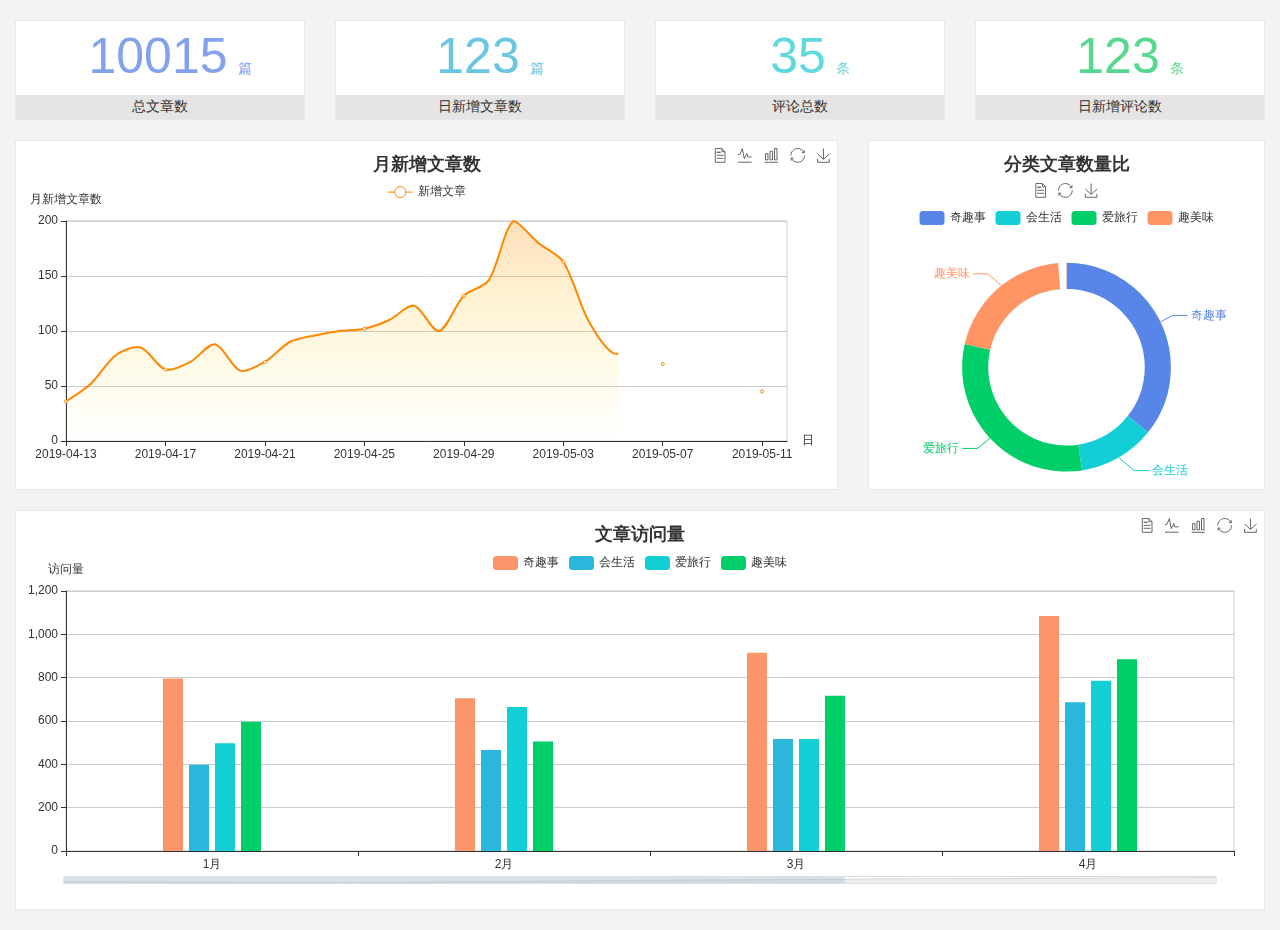
<file: home/dashboard.html>
<!DOCTYPE html>
<html lang="en">

<head>
    <meta charset="UTF-8">
    <meta name="viewport" content="width=device-width, initial-scale=1.0">
    <meta http-equiv="X-UA-Compatible" content="ie=edge">
    <title>图表统计</title>
    <link rel="stylesheet" href="../assets/lib/bootstrap.css" />
    <link rel="stylesheet" href="../assets/lib/main.css" />
    <script src="../assets/lib/jquery.js"></script>
    <script type="text/javascript" src="../assets/lib/echarts.min.js"></script>
</head>

<body>
    <div class="container-fluid">
        <div class="row spannel_list">
            <div class="col-sm-3 col-xs-6">
                <div class="spannel">
                    <em>10015</em><span>篇</span>
                    <b>总文章数</b>
                </div>
            </div>
            <div class="col-sm-3 col-xs-6">
                <div class="spannel scolor01">
                    <em>123</em><span>篇</span>
                    <b>日新增文章数</b>
                </div>
            </div>
            <div class="col-sm-3 col-xs-6">
                <div class="spannel scolor02">
                    <em>35</em><span>条</span>
                    <b>评论总数</b>
                </div>
            </div>
            <div class="col-sm-3 col-xs-6">
                <div class="spannel scolor03">
                    <em>123</em><span>条</span>
                    <b>日新增评论数</b>
                </div>
            </div>
        </div>
    </div>

    <div class="container-fluid">
        <div class="row curve-pie">
            <div class="col-lg-8 col-md-8">
                <div class="gragh_pannel" id="curve_show"></div>
            </div>
            <div class="col-lg-4 col-md-4">
                <div class="gragh_pannel" id="pie_show"></div>
            </div>
        </div>
    </div>

    <div class="container-fluid">
        <div class="column_pannel" id="column_show"></div>
    </div>

    <script>
        var oChart = echarts.init(document.getElementById('curve_show'));
        var aList_all = [{
            'count': 36,
            'date': '2019-04-13'
        }, {
            'count': 52,
            'date': '2019-04-14'
        }, {
            'count': 78,
            'date': '2019-04-15'
        }, {
            'count': 85,
            'date': '2019-04-16'
        }, {
            'count': 65,
            'date': '2019-04-17'
        }, {
            'count': 72,
            'date': '2019-04-18'
        }, {
            'count': 88,
            'date': '2019-04-19'
        }, {
            'count': 64,
            'date': '2019-04-20'
        }, {
            'count': 72,
            'date': '2019-04-21'
        }, {
            'count': 90,
            'date': '2019-04-22'
        }, {
            'count': 96,
            'date': '2019-04-23'
        }, {
            'count': 100,
            'date': '2019-04-24'
        }, {
            'count': 102,
            'date': '2019-04-25'
        }, {
            'count': 110,
            'date': '2019-04-26'
        }, {
            'count': 123,
            'date': '2019-04-27'
        }, {
            'count': 100,
            'date': '2019-04-28'
        }, {
            'count': 132,
            'date': '2019-04-29'
        }, {
            'count': 146,
            'date': '2019-04-30'
        }, {
            'count': 200,
            'date': '2019-05-01'
        }, {
            'count': 180,
            'date': '2019-05-02'
        }, {
            'count': 163,
            'date': '2019-05-03'
        }, {
            'count': 110,
            'date': '2019-05-04'
        }, {
            'count': 80,
            'date': '2019-05-05'
        }, {
            'count': 82,
            'date': '2019-05-06'
        }, {
            'count': 70,
            'date': '2019-05-07'
        }, {
            'count': 65,
            'date': '2019-05-08'
        }, {
            'count': 54,
            'date': '2019-05-09'
        }, {
            'count': 40,
            'date': '2019-05-10'
        }, {
            'count': 45,
            'date': '2019-05-11'
        }, {
            'count': 38,
            'date': '2019-05-12'
        }, ];

        let aCount = [];
        let aDate = [];

        for (var i = 0; i < aList_all.length; i++) {
            aCount.push(aList_all[i].count);
            aDate.push(aList_all[i].date);
        }

        var chartopt = {
            title: {
                text: '月新增文章数',
                left: 'center',
                top: '10'
            },
            tooltip: {
                trigger: 'axis'
            },
            legend: {
                data: ['新增文章'],
                top: '40'
            },
            toolbox: {
                show: true,
                feature: {
                    mark: {
                        show: true
                    },
                    dataView: {
                        show: true,
                        readOnly: false
                    },
                    magicType: {
                        show: true,
                        type: ['line', 'bar']
                    },
                    restore: {
                        show: true
                    },
                    saveAsImage: {
                        show: true
                    }
                }
            },
            calculable: true,
            xAxis: [{
                name: '日',
                type: 'category',
                boundaryGap: false,
                data: aDate
            }],
            yAxis: [{
                name: '月新增文章数',
                type: 'value'
            }],
            series: [{
                name: '新增文章',
                type: 'line',
                smooth: true,
                itemStyle: {
                    normal: {
                        areaStyle: {
                            type: 'default'
                        },
                        color: '#f80'
                    },
                    lineStyle: {
                        color: '#f80'
                    }
                },
                data: aCount
            }],
            areaStyle: {
                normal: {
                    color: new echarts.graphic.LinearGradient(0, 0, 0, 1, [{
                        offset: 0,
                        color: 'rgba(255,136,0,0.39)'
                    }, {
                        offset: .34,
                        color: 'rgba(255,180,0,0.25)'
                    }, {
                        offset: 1,
                        color: 'rgba(255,222,0,0.00)'
                    }])

                }
            },
            grid: {
                show: true,
                x: 50,
                x2: 50,
                y: 80,
                height: 220
            }
        };

        oChart.setOption(chartopt);


        var oPie = echarts.init(document.getElementById('pie_show'));
        var oPieopt = {
            title: {
                top: 10,
                text: '分类文章数量比',
                x: 'center'
            },
            tooltip: {
                trigger: 'item',
                formatter: "{a} <br/>{b} : {c} ({d}%)"
            },
            color: ['#5885e8', '#13cfd5', '#00ce68', '#ff9565'],
            legend: {
                x: 'center',
                top: 65,
                data: ['奇趣事', '会生活', '爱旅行', '趣美味']
            },
            toolbox: {
                show: true,
                x: 'center',
                top: 35,
                feature: {
                    mark: {
                        show: true
                    },
                    dataView: {
                        show: true,
                        readOnly: false
                    },
                    magicType: {
                        show: true,
                        type: ['pie', 'funnel'],
                        option: {
                            funnel: {
                                x: '25%',
                                width: '50%',
                                funnelAlign: 'left',
                                max: 1548
                            }
                        }
                    },
                    restore: {
                        show: true
                    },
                    saveAsImage: {
                        show: true
                    }
                }
            },
            calculable: true,
            series: [{
                name: '访问来源',
                type: 'pie',
                radius: ['45%', '60%'],
                center: ['50%', '65%'],
                data: [{
                    value: 300,
                    name: '奇趣事'
                }, {
                    value: 100,
                    name: '会生活'
                }, {
                    value: 260,
                    name: '爱旅行'
                }, {
                    value: 180,
                    name: '趣美味'
                }]
            }]
        };
        oPie.setOption(oPieopt);



        var oColumn = this.echarts.init(document.getElementById('column_show'));
        var oColumnopt = {
            title: {
                text: '文章访问量',
                left: 'center',
                top: '10'
            },
            tooltip: {
                trigger: 'axis'
            },
            legend: {
                data: ['奇趣事', '会生活', '爱旅行', '趣美味'],
                top: '40'
            },
            toolbox: {
                show: true,
                feature: {
                    mark: {
                        show: true
                    },
                    dataView: {
                        show: true,
                        readOnly: false
                    },
                    magicType: {
                        show: true,
                        type: ['line', 'bar']
                    },
                    restore: {
                        show: true
                    },
                    saveAsImage: {
                        show: true
                    }
                }
            },
            calculable: true,
            xAxis: [{
                type: 'category',
                data: ['1月', '2月', '3月', '4月', '5月']
            }],
            yAxis: [{
                name: '访问量',
                type: 'value'
            }],
            series: [{
                name: '奇趣事',
                type: 'bar',
                barWidth: 20,
                itemStyle: {
                    normal: {
                        areaStyle: {
                            type: 'default'
                        },
                        color: '#fd956a'
                    }
                },
                data: [800, 708, 920, 1090, 1200]
            }, {
                name: '会生活',
                type: 'bar',
                barWidth: 20,
                itemStyle: {
                    normal: {
                        areaStyle: {
                            type: 'default'
                        },
                        color: '#2bb6db'
                    }
                },
                data: [400, 468, 520, 690, 800]
            }, {
                name: '爱旅行',
                type: 'bar',
                barWidth: 20,
                itemStyle: {
                    normal: {
                        areaStyle: {
                            type: 'default'
                        },
                        color: '#13cfd5'
                    }
                },
                data: [500, 668, 520, 790, 900]
            }, {
                name: '趣美味',
                type: 'bar',
                barWidth: 20,
                itemStyle: {
                    normal: {
                        areaStyle: {
                            type: 'default'
                        },
                        color: '#00ce68'
                    }
                },
                data: [600, 508, 720, 890, 1000]
            }],
            grid: {
                show: true,
                x: 50,
                x2: 30,
                y: 80,
                height: 260
            },
            dataZoom: [ //给x轴设置滚动条
                {
                    start: 0, //默认为0
                    end: 100 - 1000 / 31, //默认为100
                    type: 'slider',
                    show: true,
                    xAxisIndex: [0],
                    handleSize: 0, //滑动条的 左右2个滑动条的大小
                    height: 8, //组件高度
                    left: 45, //左边的距离
                    right: 50, //右边的距离
                    bottom: 26, //右边的距离
                    handleColor: '#ddd', //h滑动图标的颜色
                    handleStyle: {
                        borderColor: "#cacaca",
                        borderWidth: "1",
                        shadowBlur: 2,
                        background: "#ddd",
                        shadowColor: "#ddd",
                    }
                }
            ]
        };
        oColumn.setOption(oColumnopt);
    </script>
</body>

</html>
</file>
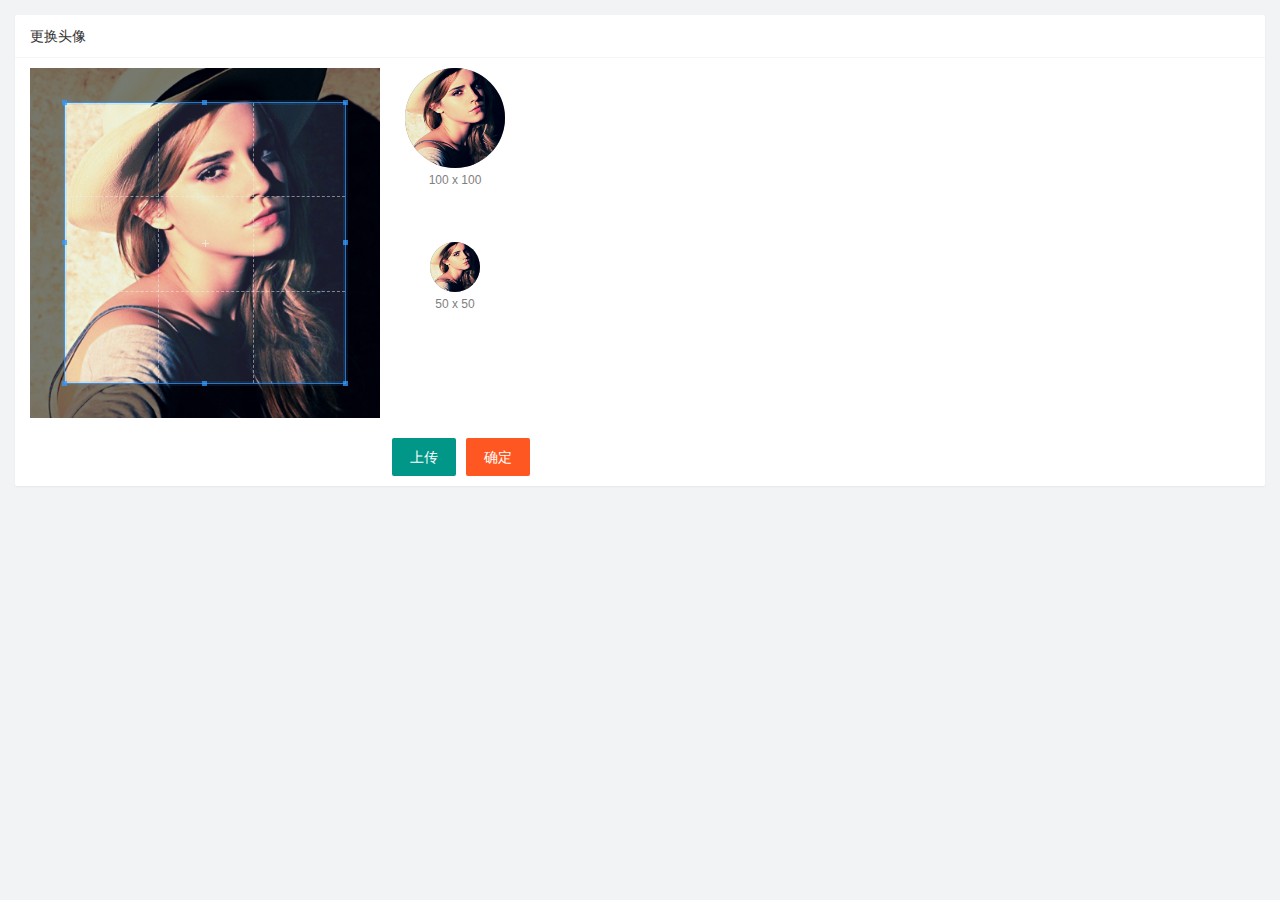
<file: user/user_avatar.html>
<!DOCTYPE html>
<html lang="en">

<head>
    <meta charset="UTF-8" />
    <meta name="viewport" content="width=device-width, initial-scale=1.0" />
    <title>Document</title>
    <link rel="stylesheet" href="../assets/lib/layui/css/layui.css" />
    <link rel="stylesheet" href="../assets/lib/cropper/cropper.css" />
    <link rel="stylesheet" href="../assets/css/user/user_avatar.css" />
</head>

<body>
    <!-- 卡片区域 -->
    <div class="layui-card">
        <div class="layui-card-header">更换头像</div>
        <div class="layui-card-body">
            <!-- 第一行的图片裁剪和预览区域 -->
            <div class="row1">
                <!-- 图片裁剪区域 -->
                <div class="cropper-box">
                    <!-- 这个 img 标签很重要，将来会把它初始化为裁剪区域 -->
                    <img id="image" src="../assets/images/sample.jpg" />
                </div>
                <!-- 图片的预览区域 -->
                <div class="preview-box">
                    <div>
                        <!-- 宽高为 100px 的预览区域 -->
                        <div class="img-preview w100"></div>
                        <p class="size">100 x 100</p>
                    </div>
                    <div>
                        <!-- 宽高为 50px 的预览区域 -->
                        <div class="img-preview w50"></div>
                        <p class="size">50 x 50</p>
                    </div>
                </div>
            </div>

            <!-- 第二行的按钮区域 -->
            <div class="row2">
                <!-- 通过 accept 属性，可以指定，允许用户选择什么类型的文件 -->
                <input type="file" id="file" accept="image/png,image/jpeg" />
                <button type="button" class="layui-btn" id="btnChooseImage">上传</button>
                <button type="button" class="layui-btn layui-btn-danger" id="btnUpload">确定</button>
            </div>
        </div>
    </div>

    <script src="../assets/lib/layui/layui.all.js"></script>
    <script src="../assets/lib/jquery.js"></script>
    <script src="../assets/lib/cropper/Cropper.js"></script>
    <script src="../assets/lib/cropper/jquery-cropper.js"></script>
    <script src="../assets/js/baseAPI.js"></script>
    <script src="../assets/js/user/user_avatar.js"></script>
</body>

</html>
</file>
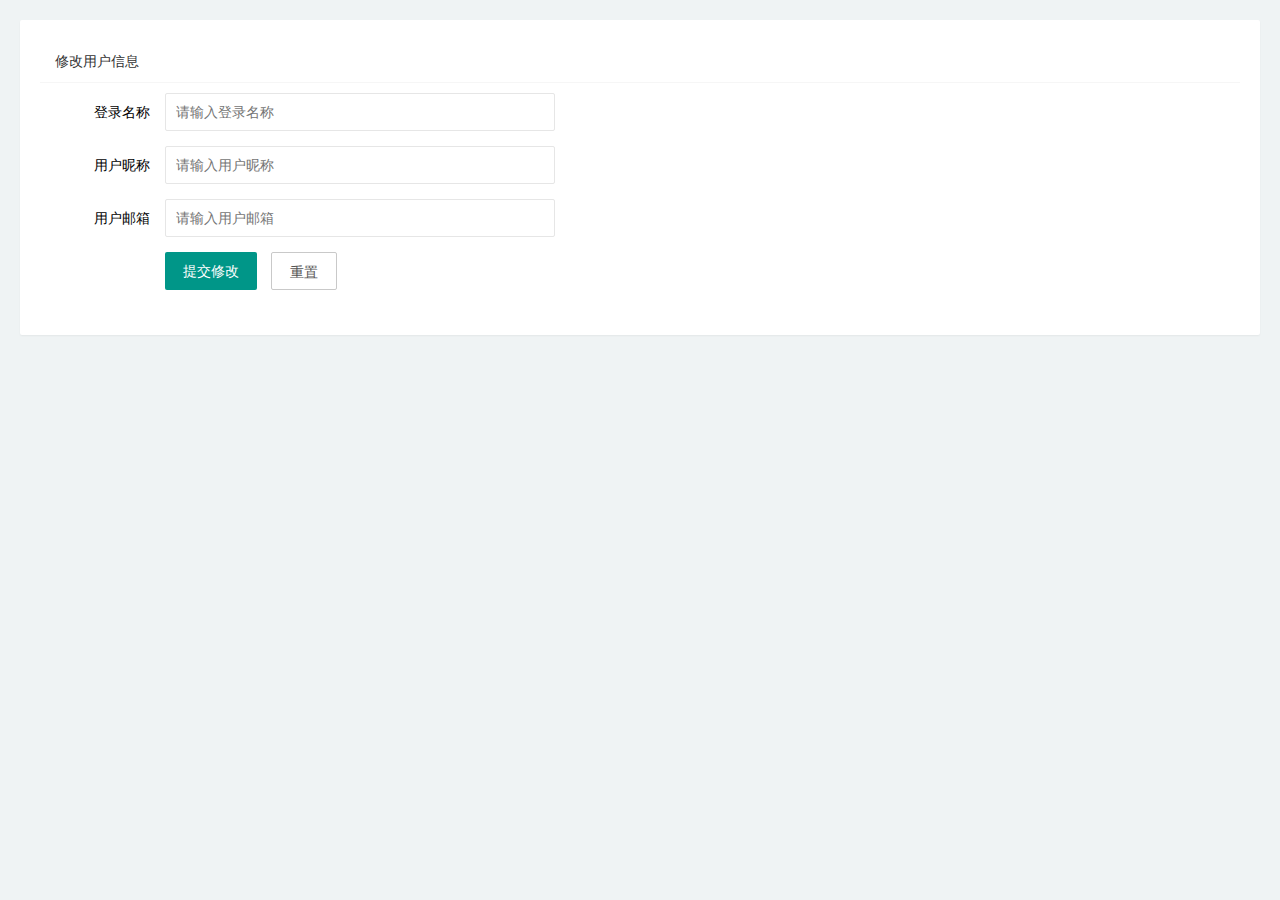
<file: user/user_info.html>
<!DOCTYPE html>
<html lang="en">

<head>
    <meta charset="UTF-8" />
    <meta name="viewport" content="width=device-width, initial-scale=1.0" />
    <title>Document</title>
    <!-- 导入 layui 的样式 -->
    <link rel="stylesheet" href="../assets/lib/layui/css/layui.css" />
    <!-- 导入自己的样式 -->
    <link rel="stylesheet" href="../assets/css/user/user_info.css" />
</head>

<body>
    <!-- 卡片区域 -->
    <div class="layui-card">
        <div class="layui-card-header">修改用户信息</div>
        <div class="layui-card-body">
            <!-- form 表单区域 -->
            <form class="layui-form" lay-filter="formUserInfo">
                <!-- 这是隐藏域 -->
                <input type="hidden" name="id" value="" />
                <div class="layui-form-item">
                    <label class="layui-form-label">登录名称</label>
                    <div class="layui-input-block">
                        <input type="text" name="username" required lay-verify="required" placeholder="请输入登录名称" autocomplete="off" class="layui-input" readonly />
                    </div>
                </div>
                <div class="layui-form-item">
                    <label class="layui-form-label">用户昵称</label>
                    <div class="layui-input-block">
                        <input type="text" name="nickname" required lay-verify="required|nickname" placeholder="请输入用户昵称" autocomplete="off" class="layui-input" />
                    </div>
                </div>
                <div class="layui-form-item">
                    <label class="layui-form-label">用户邮箱</label>
                    <div class="layui-input-block">
                        <input type="text" name="email" required lay-verify="required|email" placeholder="请输入用户邮箱" autocomplete="off" class="layui-input" />
                    </div>
                </div>
                <div class="layui-form-item">
                    <div class="layui-input-block">
                        <button class="layui-btn" lay-submit lay-filter="formDemo">提交修改</button>
                        <button type="reset" class="layui-btn layui-btn-primary" id="btnReset">重置</button>
                    </div>
                </div>
            </form>
        </div>
    </div>

    <!-- 导入 layui 的 js -->
    <script src="../assets/lib/layui/layui.all.js"></script>
    <!-- 导入 jquery -->
    <script src="../assets/lib/jquery.js"></script>
    <!-- 导入 baseAPI -->
    <script src="../assets/js/baseAPI.js"></script>
    <!-- 导入自己的 js -->
    <script src="../assets/js/user/user_info.js"></script>
</body>

</html>
</file>
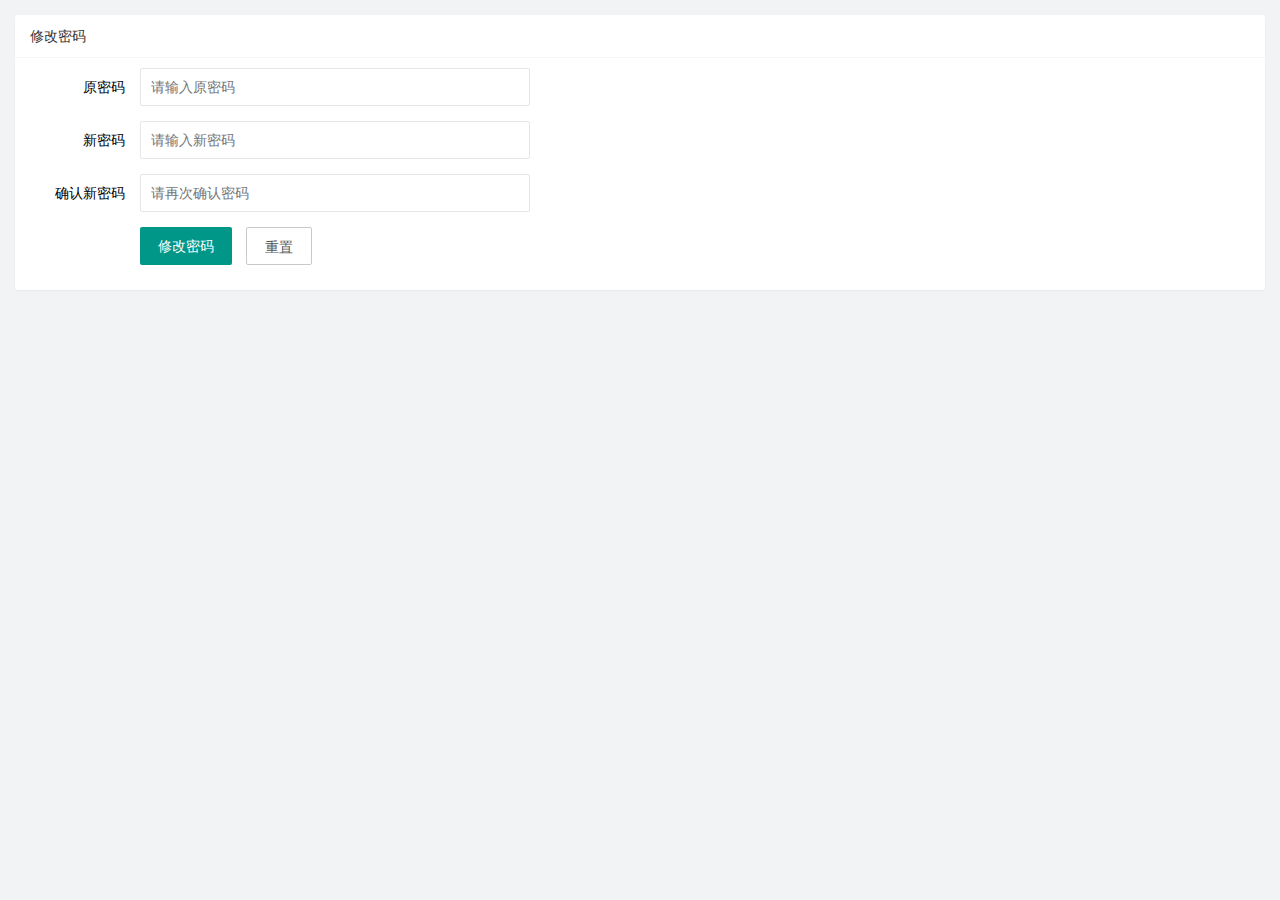
<file: user/user_pwd.html>
<!DOCTYPE html>
<html lang="en">

<head>
    <meta charset="UTF-8" />
    <meta name="viewport" content="width=device-width, initial-scale=1.0" />
    <title>Document</title>
    <link rel="stylesheet" href="../assets/lib/layui/css/layui.css" />
    <link rel="stylesheet" href="../assets/css/user/user_pwd.css" />
</head>

<body>
    <!-- 卡片区域 -->
    <div class="layui-card">
        <div class="layui-card-header">修改密码</div>
        <div class="layui-card-body">
            <form class="layui-form">
                <div class="layui-form-item">
                    <label class="layui-form-label">原密码</label>
                    <div class="layui-input-block">
                        <input type="password" name="oldPwd" required lay-verify="required|pwd" placeholder="请输入原密码" autocomplete="off" class="layui-input" />
                    </div>
                </div>
                <div class="layui-form-item">
                    <label class="layui-form-label">新密码</label>
                    <div class="layui-input-block">
                        <input type="password" name="newPwd" required lay-verify="required|pwd|samePwd" placeholder="请输入新密码" autocomplete="off" class="layui-input" />
                    </div>
                </div>
                <div class="layui-form-item">
                    <label class="layui-form-label">确认新密码</label>
                    <div class="layui-input-block">
                        <input type="password" name="rePwd" required lay-verify="required|pwd|rePwd" placeholder="请再次确认密码" autocomplete="off" class="layui-input" />
                    </div>
                </div>
                <div class="layui-form-item">
                    <div class="layui-input-block">
                        <button class="layui-btn" lay-submit lay-filter="formDemo">修改密码</button>
                        <button type="reset" class="layui-btn layui-btn-primary">重置</button>
                    </div>
                </div>
            </form>
        </div>
    </div>

    <!-- 导入 layui 的 js -->
    <script src="../assets/lib/layui/layui.all.js"></script>
    <!-- 导入 jQuery -->
    <script src="../assets/lib/jquery.js"></script>
    <!-- 导入 baseAPI -->
    <script src="../assets/js/baseAPI.js"></script>
    <!-- 导入自己的 js -->
    <script src="../assets/js/user/user_pwd.js"></script>
</body>

</html>
</file>
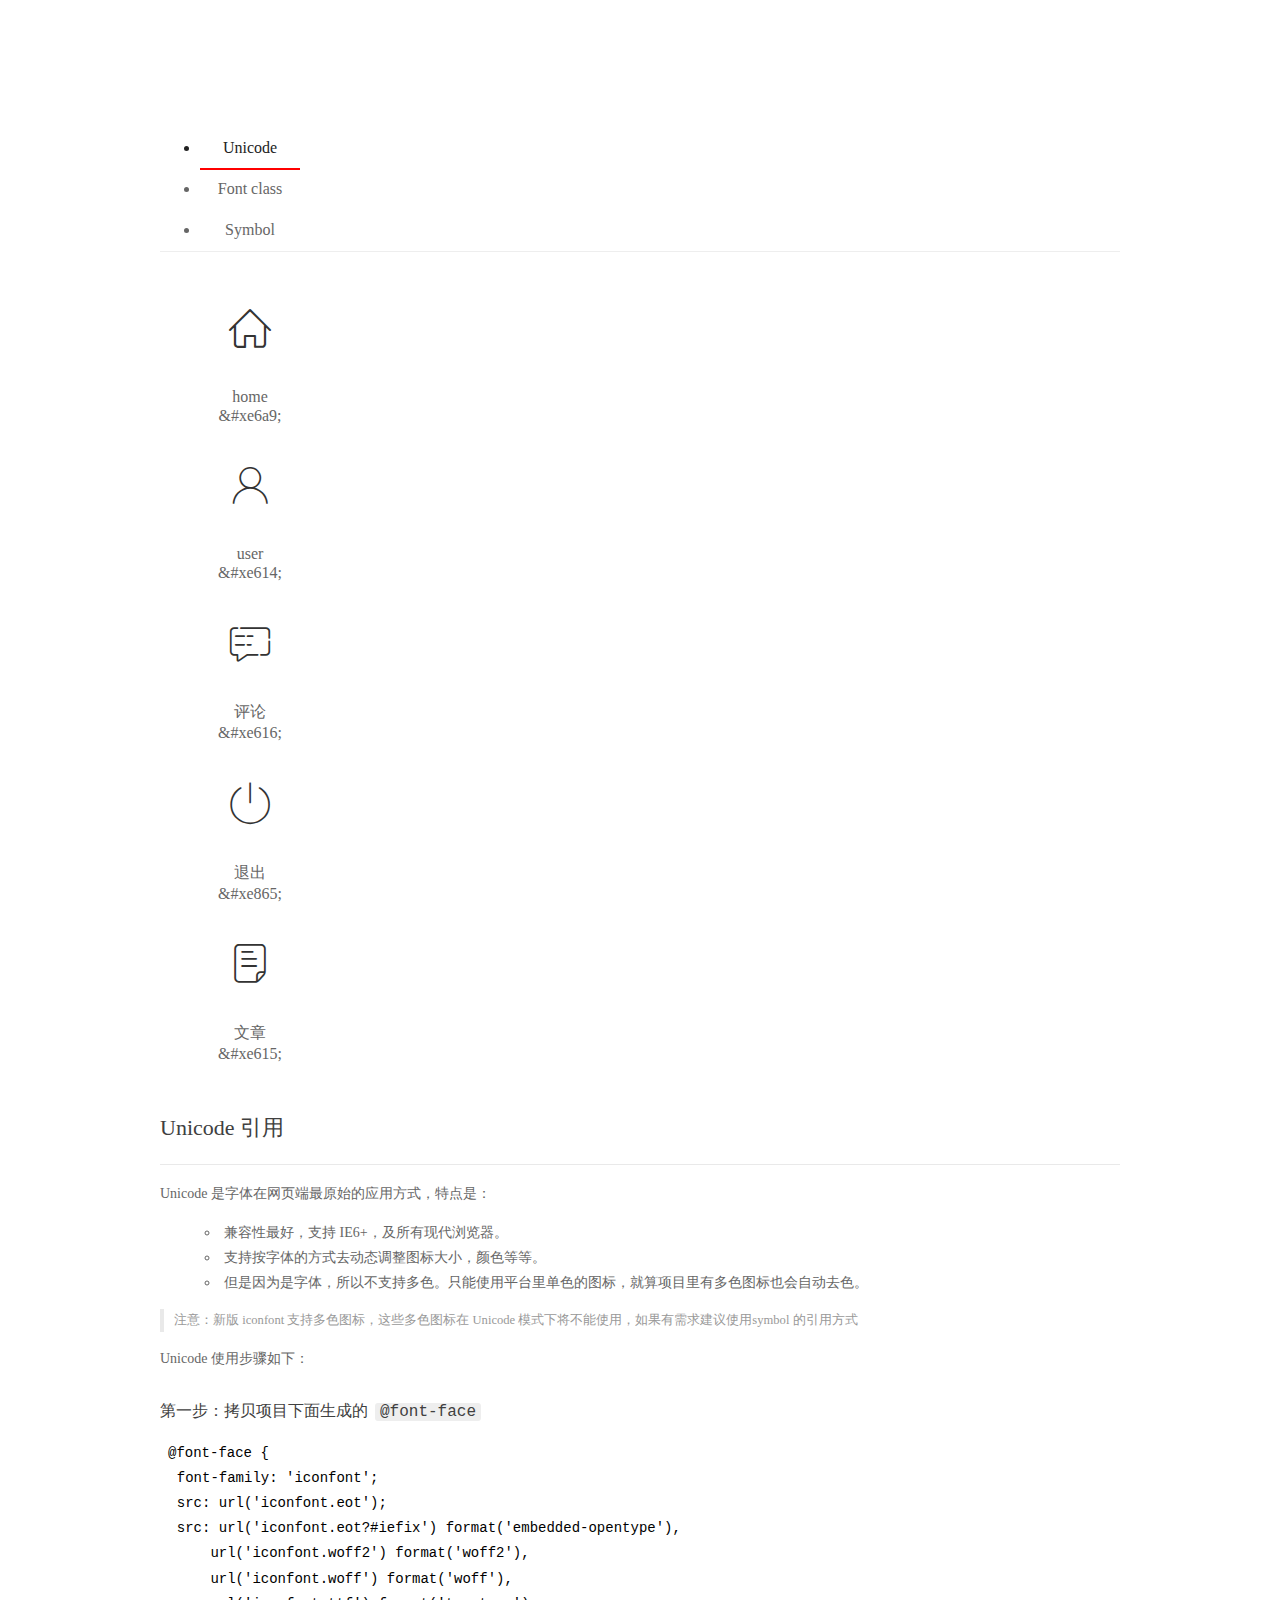
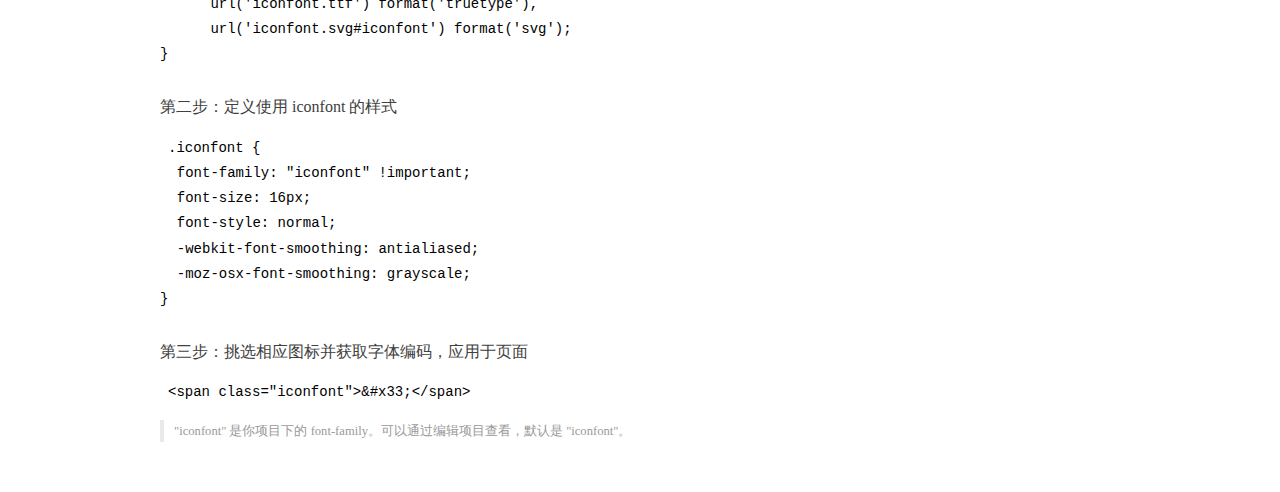
<file: assets/fonts/demo_index.html>
<!DOCTYPE html>
<html>
<head>
  <meta charset="utf-8"/>
  <title>IconFont Demo</title>
  <link rel="shortcut icon" href="https://gtms04.alicdn.com/tps/i4/TB1_oz6GVXXXXaFXpXXJDFnIXXX-64-64.ico" type="image/x-icon"/>
  <link rel="stylesheet" href="https://g.alicdn.com/thx/cube/1.3.2/cube.min.css">
  <link rel="stylesheet" href="demo.css">
  <link rel="stylesheet" href="iconfont.css">
  <script src="iconfont.js"></script>
  <!-- jQuery -->
  <script src="https://a1.alicdn.com/oss/uploads/2018/12/26/7bfddb60-08e8-11e9-9b04-53e73bb6408b.js"></script>
  <!-- 代码高亮 -->
  <script src="https://a1.alicdn.com/oss/uploads/2018/12/26/a3f714d0-08e6-11e9-8a15-ebf944d7534c.js"></script>
</head>
<body>
  <div class="main">
    <h1 class="logo"><a href="https://www.iconfont.cn/" title="iconfont 首页" target="_blank">&#xe86b;</a></h1>
    <div class="nav-tabs">
      <ul id="tabs" class="dib-box">
        <li class="dib active"><span>Unicode</span></li>
        <li class="dib"><span>Font class</span></li>
        <li class="dib"><span>Symbol</span></li>
      </ul>
      
    </div>
    <div class="tab-container">
      <div class="content unicode" style="display: block;">
          <ul class="icon_lists dib-box">
          
            <li class="dib">
              <span class="icon iconfont">&#xe6a9;</span>
                <div class="name">home</div>
                <div class="code-name">&amp;#xe6a9;</div>
              </li>
          
            <li class="dib">
              <span class="icon iconfont">&#xe614;</span>
                <div class="name">user</div>
                <div class="code-name">&amp;#xe614;</div>
              </li>
          
            <li class="dib">
              <span class="icon iconfont">&#xe616;</span>
                <div class="name">评论</div>
                <div class="code-name">&amp;#xe616;</div>
              </li>
          
            <li class="dib">
              <span class="icon iconfont">&#xe865;</span>
                <div class="name">退出</div>
                <div class="code-name">&amp;#xe865;</div>
              </li>
          
            <li class="dib">
              <span class="icon iconfont">&#xe615;</span>
                <div class="name">文章</div>
                <div class="code-name">&amp;#xe615;</div>
              </li>
          
          </ul>
          <div class="article markdown">
          <h2 id="unicode-">Unicode 引用</h2>
          <hr>

          <p>Unicode 是字体在网页端最原始的应用方式，特点是：</p>
          <ul>
            <li>兼容性最好，支持 IE6+，及所有现代浏览器。</li>
            <li>支持按字体的方式去动态调整图标大小，颜色等等。</li>
            <li>但是因为是字体，所以不支持多色。只能使用平台里单色的图标，就算项目里有多色图标也会自动去色。</li>
          </ul>
          <blockquote>
            <p>注意：新版 iconfont 支持多色图标，这些多色图标在 Unicode 模式下将不能使用，如果有需求建议使用symbol 的引用方式</p>
          </blockquote>
          <p>Unicode 使用步骤如下：</p>
          <h3 id="-font-face">第一步：拷贝项目下面生成的 <code>@font-face</code></h3>
<pre><code class="language-css"
>@font-face {
  font-family: 'iconfont';
  src: url('iconfont.eot');
  src: url('iconfont.eot?#iefix') format('embedded-opentype'),
      url('iconfont.woff2') format('woff2'),
      url('iconfont.woff') format('woff'),
      url('iconfont.ttf') format('truetype'),
      url('iconfont.svg#iconfont') format('svg');
}
</code></pre>
          <h3 id="-iconfont-">第二步：定义使用 iconfont 的样式</h3>
<pre><code class="language-css"
>.iconfont {
  font-family: "iconfont" !important;
  font-size: 16px;
  font-style: normal;
  -webkit-font-smoothing: antialiased;
  -moz-osx-font-smoothing: grayscale;
}
</code></pre>
          <h3 id="-">第三步：挑选相应图标并获取字体编码，应用于页面</h3>
<pre>
<code class="language-html"
>&lt;span class="iconfont"&gt;&amp;#x33;&lt;/span&gt;
</code></pre>
          <blockquote>
            <p>"iconfont" 是你项目下的 font-family。可以通过编辑项目查看，默认是 "iconfont"。</p>
          </blockquote>
          </div>
      </div>
      <div class="content font-class">
        <ul class="icon_lists dib-box">
          
          <li class="dib">
            <span class="icon iconfont icon-home"></span>
            <div class="name">
              home
            </div>
            <div class="code-name">.icon-home
            </div>
          </li>
          
          <li class="dib">
            <span class="icon iconfont icon-user"></span>
            <div class="name">
              user
            </div>
            <div class="code-name">.icon-user
            </div>
          </li>
          
          <li class="dib">
            <span class="icon iconfont icon-pinglun"></span>
            <div class="name">
              评论
            </div>
            <div class="code-name">.icon-pinglun
            </div>
          </li>
          
          <li class="dib">
            <span class="icon iconfont icon-tuichu"></span>
            <div class="name">
              退出
            </div>
            <div class="code-name">.icon-tuichu
            </div>
          </li>
          
          <li class="dib">
            <span class="icon iconfont icon-16"></span>
            <div class="name">
              文章
            </div>
            <div class="code-name">.icon-16
            </div>
          </li>
          
        </ul>
        <div class="article markdown">
        <h2 id="font-class-">font-class 引用</h2>
        <hr>

        <p>font-class 是 Unicode 使用方式的一种变种，主要是解决 Unicode 书写不直观，语意不明确的问题。</p>
        <p>与 Unicode 使用方式相比，具有如下特点：</p>
        <ul>
          <li>兼容性良好，支持 IE8+，及所有现代浏览器。</li>
          <li>相比于 Unicode 语意明确，书写更直观。可以很容易分辨这个 icon 是什么。</li>
          <li>因为使用 class 来定义图标，所以当要替换图标时，只需要修改 class 里面的 Unicode 引用。</li>
          <li>不过因为本质上还是使用的字体，所以多色图标还是不支持的。</li>
        </ul>
        <p>使用步骤如下：</p>
        <h3 id="-fontclass-">第一步：引入项目下面生成的 fontclass 代码：</h3>
<pre><code class="language-html">&lt;link rel="stylesheet" href="./iconfont.css"&gt;
</code></pre>
        <h3 id="-">第二步：挑选相应图标并获取类名，应用于页面：</h3>
<pre><code class="language-html">&lt;span class="iconfont icon-xxx"&gt;&lt;/span&gt;
</code></pre>
        <blockquote>
          <p>"
            iconfont" 是你项目下的 font-family。可以通过编辑项目查看，默认是 "iconfont"。</p>
        </blockquote>
      </div>
      </div>
      <div class="content symbol">
          <ul class="icon_lists dib-box">
          
            <li class="dib">
                <svg class="icon svg-icon" aria-hidden="true">
                  <use xlink:href="#icon-home"></use>
                </svg>
                <div class="name">home</div>
                <div class="code-name">#icon-home</div>
            </li>
          
            <li class="dib">
                <svg class="icon svg-icon" aria-hidden="true">
                  <use xlink:href="#icon-user"></use>
                </svg>
                <div class="name">user</div>
                <div class="code-name">#icon-user</div>
            </li>
          
            <li class="dib">
                <svg class="icon svg-icon" aria-hidden="true">
                  <use xlink:href="#icon-pinglun"></use>
                </svg>
                <div class="name">评论</div>
                <div class="code-name">#icon-pinglun</div>
            </li>
          
            <li class="dib">
                <svg class="icon svg-icon" aria-hidden="true">
                  <use xlink:href="#icon-tuichu"></use>
                </svg>
                <div class="name">退出</div>
                <div class="code-name">#icon-tuichu</div>
            </li>
          
            <li class="dib">
                <svg class="icon svg-icon" aria-hidden="true">
                  <use xlink:href="#icon-16"></use>
                </svg>
                <div class="name">文章</div>
                <div class="code-name">#icon-16</div>
            </li>
          
          </ul>
          <div class="article markdown">
          <h2 id="symbol-">Symbol 引用</h2>
          <hr>

          <p>这是一种全新的使用方式，应该说这才是未来的主流，也是平台目前推荐的用法。相关介绍可以参考这篇<a href="">文章</a>
            这种用法其实是做了一个 SVG 的集合，与另外两种相比具有如下特点：</p>
          <ul>
            <li>支持多色图标了，不再受单色限制。</li>
            <li>通过一些技巧，支持像字体那样，通过 <code>font-size</code>, <code>color</code> 来调整样式。</li>
            <li>兼容性较差，支持 IE9+，及现代浏览器。</li>
            <li>浏览器渲染 SVG 的性能一般，还不如 png。</li>
          </ul>
          <p>使用步骤如下：</p>
          <h3 id="-symbol-">第一步：引入项目下面生成的 symbol 代码：</h3>
<pre><code class="language-html">&lt;script src="./iconfont.js"&gt;&lt;/script&gt;
</code></pre>
          <h3 id="-css-">第二步：加入通用 CSS 代码（引入一次就行）：</h3>
<pre><code class="language-html">&lt;style&gt;
.icon {
  width: 1em;
  height: 1em;
  vertical-align: -0.15em;
  fill: currentColor;
  overflow: hidden;
}
&lt;/style&gt;
</code></pre>
          <h3 id="-">第三步：挑选相应图标并获取类名，应用于页面：</h3>
<pre><code class="language-html">&lt;svg class="icon" aria-hidden="true"&gt;
  &lt;use xlink:href="#icon-xxx"&gt;&lt;/use&gt;
&lt;/svg&gt;
</code></pre>
          </div>
      </div>

    </div>
  </div>
  <script>
  $(document).ready(function () {
      $('.tab-container .content:first').show()

      $('#tabs li').click(function (e) {
        var tabContent = $('.tab-container .content')
        var index = $(this).index()

        if ($(this).hasClass('active')) {
          return
        } else {
          $('#tabs li').removeClass('active')
          $(this).addClass('active')

          tabContent.hide().eq(index).fadeIn()
        }
      })
    })
  </script>
</body>
</html>
</file>
<file: assets/lib/main.css>
body{
    font-family:'MicroSoft YaHei';
    background-color: #f2f3f5;
}
.main_wrap{
    position:fixed;
    width:100%;
    height:100%;
    left:0px;
    top:0px;
    background:url('../images/login_bg.jpg'); 
    background-size:100% 100%; 
  }
.header{
    width:1200px;
    overflow: hidden;
    margin:20px auto 0;
}
.heade .logo{
    float: left;
}
.header .copyright{
    float:right;
    font-size:12px;
    color:#fff;
    text-align:right;
    line-height:20px;
    margin-top:10px;
}
.login_form_con{
    position:absolute;
    left:50%;
    top:50%;
    margin-left:-200px;
    margin-top:-155px;
    width:400px;
    height:310px;
    background-color: #edeff0;
}

.login_form{
    position: relative;
}

.login_form .icon-user{
    position:absolute;
    font-size:16px;
    color:#999;
    left:46px;
    top:12px;
}
.login_form .icon-key{
    position:absolute;
    font-size:18px;
    color:#999;
    left:46px;
    top:78px;
}
.login_title{
    height:60px;
    background:url('../images/login_title.png') center center no-repeat #fff;
}
.input_txt,.input_pass,.input_sub{
    display:block;
    width:334px;
    height:37px;
    padding:0px;
    text-indent:40px;
    border:1px solid #ddd;
    margin:27px auto 0;
    outline:none;
}
.input_sub{
    margin-top:40px;
    height:42px;
    background-color: #19b9e7;
    text-indent:0px;
    font-size:18px;
    color:#fff;
    cursor: pointer;
}
.input_sub:hover{
    background-color: #08a0cc;
}

.sider{
    position:fixed;
    left:0;
    top:0;
    bottom:0;
    width:210px;
    background-color: #323745;
}
.sider .logo{
    display:block;
    height:56px;
    background-color: #242732;
    overflow: hidden;
}
.sider .logo img{
    display:block;
    margin:6px auto 0;
}
.user_info{
    height:79px;
    border-bottom:1px solid #5a5e6b;
}

.user_info img{
    float: left;
    width:40px;
    height:40px;
    border-radius:20px;
    margin:19px 0 0 30px;
}
.user_info span{
    float: left;
    width:120px;
    font-size:12px;
    color:#fff;
    margin:23px 0 0 20px;
}
.user_info b{
    float: left;
    width: 120px;
    font-weight:normal;
    font-size:12px;
    color:#adafb5;
    margin:2px 0 0 20px;
}

.menu .level01{
    height:50px;
    line-height:50px;
}
.menu .level01 a{
    display:block;
    height:50px;
    font-size:12px;
    color:#adafb5;
    overflow: hidden;
}
.menu .level01.active a{
    background-color: #1378f0;
    color:#fff;
}
.menu .level01.active i{
    color:#fff;
}

.menu .level01 a:hover{
    background-color: #1378f0;
    color:#fff;
}
.menu .level01 a:hover i{
    color:#fff;
}
.menu .level01 i{
    color:#61646f;
    font-size:22px;
    float: left;
    margin-left:26px;
}
.menu .level01 span{
    float: left;
    margin-left:10px;
}
.menu .level01 b{
    float: right;
    margin-right:20px;
    font-weight:normal;
    transform:rotate(90deg);
    transition:all 500ms ease;
}

.menu .level01 .rotate0{
    transform:rotate(0deg);
}

.menu .level02{
    background: #242732;
    display:none;
}


.menu .level02 li{
    height:40px;
    line-height:40px;
}
.menu .level02 li a{
    display:block;
    height:40px;
    font-size:12px;
    color:#adafb5;
    overflow: hidden;
}

.menu .level02 li a:hover{
    background-color: #1378f0;
    color:#fff;
}

.menu .level02 li i{
    font-size:12px;
    float: left;
    margin-left:60px;
}
.menu .level02 li span{
    font-size:12px;
    float: left;
    margin-left:5px;
}

.menu .level02 .active a{
    color:#ffae00;
}

.header_bar{
    position:fixed;
    left:210px;
    right:0;
    top:0;
    height:56px;
    background-color: #fff;
}

.main{
    position:fixed;
    left:210px;
    top:56px;
    right:0;
    bottom:0;
    background-color: #f2f3f5;
}

.search_form{
    width:218px;
    height:33px;
    border:1px solid #ddd;
    background-color: #f2f3f5;
    border-radius:16px;
    float: left;
    margin:12px 0 0 27px;
}

.search_form input{
    padding:0px;
    margin:0px;
    border:0px;
    float: left;
    background-color: #f2f3f5;
    font-size:12px;
    width:175px;
    height:31px;
    margin-left:12px;
    outline:none;
   
}

.search_form .icon-search{
    line-height:33px;
    cursor: pointer;
    font-size:18px;
    color:#abaebb;
}
.user_center_link{
    float:right;

}
.user_center_link a{
    line-height:56px;
    font-size:12px;
    color:#999;
    margin-right:15px;
}
.user_center_link a:hover{
    color:#ffae00
}

.user_center_link img{
    width:42px;
    height:42px;
    border-radius:32px;
    margin-right:10px;
}

.spannel_list{
    margin-top:20px;
}

.spannel{
	height:100px;
	overflow:hidden;
	text-align:center;
    position:relative;
    background-color: #fff;
    border:1px solid #e7e7e9;
    margin-bottom:20px;
}

.spannel em{
    font-style:normal;
	font-size:50px;
	line-height:50px;
	display:inline-block;
	margin:10px 0 0 20px;
	font-family:'Arial';
	color:#83a2ed;
}

.spannel span{
	font-size:14px;
	display:inline-block;
	color:#83a2ed;
	margin-left:10px;
}

.spannel b{
	position:absolute;
	left:0;
	bottom:0;
	width:100%;
	line-height:24px;
	background:#e5e5e5;
	color:#333;
	font-size:14px;
	font-weight:normal;
}

.scolor01 em,.scolor01 span{
	color:#6ac6e2;
}

.scolor02 em,.scolor02 span{
	color:#5fd9de;
}

.scolor03 em,.scolor03 span{
	color:#58d88e;
}


.gragh_pannel{
    height:350px;
    border:1px solid #e7e7e9;
    background-color: #fff!important; 
    margin-bottom:20px;  
}

.column_pannel{
    margin-bottom:20px;
    height:400px;
    border:1px solid #e7e7e9;
    background-color: #fff!important;   
}

.common_title{
    line-height:42px;
    background-color: #fbfbfb;
    border:1px solid #e7e7e9;
    margin-top:20px;
    text-indent: 15px;
    font-size:14px;
    color:#333;
}

.common_con{
    border:1px solid #e7e7e9;
    border-top:0px;
    background-color: #fff;
    padding-bottom:20px;
    margin-bottom:20px;
}
.opt_btns{
    margin-top:20px;
}

.mp20{
    margin-top:20px;
}

.pagination{   
   margin:0;
}

.article_form{
    margin-top:20px;
}

.form-group{
    margin-bottom:25px;
}

.form-group label{
    font-weight:normal;
    color:#666;
}

.icon-icondate{
    line-height:16px;
}

.user_pic{
    width:100px;
    height:100px;
    margin-bottom:10px;
}

.article_cover{
    width:200px;
    height:200px;
    margin-bottom:10px;
}
</file>
<file: assets/lib/layui/css/layui.css>
/** layui-v2.5.5 MIT License By https://www.layui.com */
 .layui-inline,img{display:inline-block;vertical-align:middle}h1,h2,h3,h4,h5,h6{font-weight:400}.layui-edge,.layui-header,.layui-inline,.layui-main{position:relative}.layui-body,.layui-edge,.layui-elip{overflow:hidden}.layui-btn,.layui-edge,.layui-inline,img{vertical-align:middle}.layui-btn,.layui-disabled,.layui-icon,.layui-unselect{-moz-user-select:none;-webkit-user-select:none;-ms-user-select:none}.layui-elip,.layui-form-checkbox span,.layui-form-pane .layui-form-label{text-overflow:ellipsis;white-space:nowrap}.layui-breadcrumb,.layui-tree-btnGroup{visibility:hidden}blockquote,body,button,dd,div,dl,dt,form,h1,h2,h3,h4,h5,h6,input,li,ol,p,pre,td,textarea,th,ul{margin:0;padding:0;-webkit-tap-highlight-color:rgba(0,0,0,0)}a:active,a:hover{outline:0}img{border:none}li{list-style:none}table{border-collapse:collapse;border-spacing:0}h4,h5,h6{font-size:100%}button,input,optgroup,option,select,textarea{font-family:inherit;font-size:inherit;font-style:inherit;font-weight:inherit;outline:0}pre{white-space:pre-wrap;white-space:-moz-pre-wrap;white-space:-pre-wrap;white-space:-o-pre-wrap;word-wrap:break-word}body{line-height:24px;font:14px Helvetica Neue,Helvetica,PingFang SC,Tahoma,Arial,sans-serif}hr{height:1px;margin:10px 0;border:0;clear:both}a{color:#333;text-decoration:none}a:hover{color:#777}a cite{font-style:normal;*cursor:pointer}.layui-border-box,.layui-border-box *{box-sizing:border-box}.layui-box,.layui-box *{box-sizing:content-box}.layui-clear{clear:both;*zoom:1}.layui-clear:after{content:'\20';clear:both;*zoom:1;display:block;height:0}.layui-inline{*display:inline;*zoom:1}.layui-edge{display:inline-block;width:0;height:0;border-width:6px;border-style:dashed;border-color:transparent}.layui-edge-top{top:-4px;border-bottom-color:#999;border-bottom-style:solid}.layui-edge-right{border-left-color:#999;border-left-style:solid}.layui-edge-bottom{top:2px;border-top-color:#999;border-top-style:solid}.layui-edge-left{border-right-color:#999;border-right-style:solid}.layui-disabled,.layui-disabled:hover{color:#d2d2d2!important;cursor:not-allowed!important}.layui-circle{border-radius:100%}.layui-show{display:block!important}.layui-hide{display:none!important}@font-face{font-family:layui-icon;src:url(../font/iconfont.eot?v=250);src:url(../font/iconfont.eot?v=250#iefix) format('embedded-opentype'),url(../font/iconfont.woff2?v=250) format('woff2'),url(../font/iconfont.woff?v=250) format('woff'),url(../font/iconfont.ttf?v=250) format('truetype'),url(../font/iconfont.svg?v=250#layui-icon) format('svg')}.layui-icon{font-family:layui-icon!important;font-size:16px;font-style:normal;-webkit-font-smoothing:antialiased;-moz-osx-font-smoothing:grayscale}.layui-icon-reply-fill:before{content:"\e611"}.layui-icon-set-fill:before{content:"\e614"}.layui-icon-menu-fill:before{content:"\e60f"}.layui-icon-search:before{content:"\e615"}.layui-icon-share:before{content:"\e641"}.layui-icon-set-sm:before{content:"\e620"}.layui-icon-engine:before{content:"\e628"}.layui-icon-close:before{content:"\1006"}.layui-icon-close-fill:before{content:"\1007"}.layui-icon-chart-screen:before{content:"\e629"}.layui-icon-star:before{content:"\e600"}.layui-icon-circle-dot:before{content:"\e617"}.layui-icon-chat:before{content:"\e606"}.layui-icon-release:before{content:"\e609"}.layui-icon-list:before{content:"\e60a"}.layui-icon-chart:before{content:"\e62c"}.layui-icon-ok-circle:before{content:"\1005"}.layui-icon-layim-theme:before{content:"\e61b"}.layui-icon-table:before{content:"\e62d"}.layui-icon-right:before{content:"\e602"}.layui-icon-left:before{content:"\e603"}.layui-icon-cart-simple:before{content:"\e698"}.layui-icon-face-cry:before{content:"\e69c"}.layui-icon-face-smile:before{content:"\e6af"}.layui-icon-survey:before{content:"\e6b2"}.layui-icon-tree:before{content:"\e62e"}.layui-icon-upload-circle:before{content:"\e62f"}.layui-icon-add-circle:before{content:"\e61f"}.layui-icon-download-circle:before{content:"\e601"}.layui-icon-templeate-1:before{content:"\e630"}.layui-icon-util:before{content:"\e631"}.layui-icon-face-surprised:before{content:"\e664"}.layui-icon-edit:before{content:"\e642"}.layui-icon-speaker:before{content:"\e645"}.layui-icon-down:before{content:"\e61a"}.layui-icon-file:before{content:"\e621"}.layui-icon-layouts:before{content:"\e632"}.layui-icon-rate-half:before{content:"\e6c9"}.layui-icon-add-circle-fine:before{content:"\e608"}.layui-icon-prev-circle:before{content:"\e633"}.layui-icon-read:before{content:"\e705"}.layui-icon-404:before{content:"\e61c"}.layui-icon-carousel:before{content:"\e634"}.layui-icon-help:before{content:"\e607"}.layui-icon-code-circle:before{content:"\e635"}.layui-icon-water:before{content:"\e636"}.layui-icon-username:before{content:"\e66f"}.layui-icon-find-fill:before{content:"\e670"}.layui-icon-about:before{content:"\e60b"}.layui-icon-location:before{content:"\e715"}.layui-icon-up:before{content:"\e619"}.layui-icon-pause:before{content:"\e651"}.layui-icon-date:before{content:"\e637"}.layui-icon-layim-uploadfile:before{content:"\e61d"}.layui-icon-delete:before{content:"\e640"}.layui-icon-play:before{content:"\e652"}.layui-icon-top:before{content:"\e604"}.layui-icon-friends:before{content:"\e612"}.layui-icon-refresh-3:before{content:"\e9aa"}.layui-icon-ok:before{content:"\e605"}.layui-icon-layer:before{content:"\e638"}.layui-icon-face-smile-fine:before{content:"\e60c"}.layui-icon-dollar:before{content:"\e659"}.layui-icon-group:before{content:"\e613"}.layui-icon-layim-download:before{content:"\e61e"}.layui-icon-picture-fine:before{content:"\e60d"}.layui-icon-link:before{content:"\e64c"}.layui-icon-diamond:before{content:"\e735"}.layui-icon-log:before{content:"\e60e"}.layui-icon-rate-solid:before{content:"\e67a"}.layui-icon-fonts-del:before{content:"\e64f"}.layui-icon-unlink:before{content:"\e64d"}.layui-icon-fonts-clear:before{content:"\e639"}.layui-icon-triangle-r:before{content:"\e623"}.layui-icon-circle:before{content:"\e63f"}.layui-icon-radio:before{content:"\e643"}.layui-icon-align-center:before{content:"\e647"}.layui-icon-align-right:before{content:"\e648"}.layui-icon-align-left:before{content:"\e649"}.layui-icon-loading-1:before{content:"\e63e"}.layui-icon-return:before{content:"\e65c"}.layui-icon-fonts-strong:before{content:"\e62b"}.layui-icon-upload:before{content:"\e67c"}.layui-icon-dialogue:before{content:"\e63a"}.layui-icon-video:before{content:"\e6ed"}.layui-icon-headset:before{content:"\e6fc"}.layui-icon-cellphone-fine:before{content:"\e63b"}.layui-icon-add-1:before{content:"\e654"}.layui-icon-face-smile-b:before{content:"\e650"}.layui-icon-fonts-html:before{content:"\e64b"}.layui-icon-form:before{content:"\e63c"}.layui-icon-cart:before{content:"\e657"}.layui-icon-camera-fill:before{content:"\e65d"}.layui-icon-tabs:before{content:"\e62a"}.layui-icon-fonts-code:before{content:"\e64e"}.layui-icon-fire:before{content:"\e756"}.layui-icon-set:before{content:"\e716"}.layui-icon-fonts-u:before{content:"\e646"}.layui-icon-triangle-d:before{content:"\e625"}.layui-icon-tips:before{content:"\e702"}.layui-icon-picture:before{content:"\e64a"}.layui-icon-more-vertical:before{content:"\e671"}.layui-icon-flag:before{content:"\e66c"}.layui-icon-loading:before{content:"\e63d"}.layui-icon-fonts-i:before{content:"\e644"}.layui-icon-refresh-1:before{content:"\e666"}.layui-icon-rmb:before{content:"\e65e"}.layui-icon-home:before{content:"\e68e"}.layui-icon-user:before{content:"\e770"}.layui-icon-notice:before{content:"\e667"}.layui-icon-login-weibo:before{content:"\e675"}.layui-icon-voice:before{content:"\e688"}.layui-icon-upload-drag:before{content:"\e681"}.layui-icon-login-qq:before{content:"\e676"}.layui-icon-snowflake:before{content:"\e6b1"}.layui-icon-file-b:before{content:"\e655"}.layui-icon-template:before{content:"\e663"}.layui-icon-auz:before{content:"\e672"}.layui-icon-console:before{content:"\e665"}.layui-icon-app:before{content:"\e653"}.layui-icon-prev:before{content:"\e65a"}.layui-icon-website:before{content:"\e7ae"}.layui-icon-next:before{content:"\e65b"}.layui-icon-component:before{content:"\e857"}.layui-icon-more:before{content:"\e65f"}.layui-icon-login-wechat:before{content:"\e677"}.layui-icon-shrink-right:before{content:"\e668"}.layui-icon-spread-left:before{content:"\e66b"}.layui-icon-camera:before{content:"\e660"}.layui-icon-note:before{content:"\e66e"}.layui-icon-refresh:before{content:"\e669"}.layui-icon-female:before{content:"\e661"}.layui-icon-male:before{content:"\e662"}.layui-icon-password:before{content:"\e673"}.layui-icon-senior:before{content:"\e674"}.layui-icon-theme:before{content:"\e66a"}.layui-icon-tread:before{content:"\e6c5"}.layui-icon-praise:before{content:"\e6c6"}.layui-icon-star-fill:before{content:"\e658"}.layui-icon-rate:before{content:"\e67b"}.layui-icon-template-1:before{content:"\e656"}.layui-icon-vercode:before{content:"\e679"}.layui-icon-cellphone:before{content:"\e678"}.layui-icon-screen-full:before{content:"\e622"}.layui-icon-screen-restore:before{content:"\e758"}.layui-icon-cols:before{content:"\e610"}.layui-icon-export:before{content:"\e67d"}.layui-icon-print:before{content:"\e66d"}.layui-icon-slider:before{content:"\e714"}.layui-icon-addition:before{content:"\e624"}.layui-icon-subtraction:before{content:"\e67e"}.layui-icon-service:before{content:"\e626"}.layui-icon-transfer:before{content:"\e691"}.layui-main{width:1140px;margin:0 auto}.layui-header{z-index:1000;height:60px}.layui-header a:hover{transition:all .5s;-webkit-transition:all .5s}.layui-side{position:fixed;left:0;top:0;bottom:0;z-index:999;width:200px;overflow-x:hidden}.layui-side-scroll{position:relative;width:220px;height:100%;overflow-x:hidden}.layui-body{position:absolute;left:200px;right:0;top:0;bottom:0;z-index:998;width:auto;overflow-y:auto;box-sizing:border-box}.layui-layout-body{overflow:hidden}.layui-layout-admin .layui-header{background-color:#23262E}.layui-layout-admin .layui-side{top:60px;width:200px;overflow-x:hidden}.layui-layout-admin .layui-body{position:fixed;top:60px;bottom:44px}.layui-layout-admin .layui-main{width:auto;margin:0 15px}.layui-layout-admin .layui-footer{position:fixed;left:200px;right:0;bottom:0;height:44px;line-height:44px;padding:0 15px;background-color:#eee}.layui-layout-admin .layui-logo{position:absolute;left:0;top:0;width:200px;height:100%;line-height:60px;text-align:center;color:#009688;font-size:16px}.layui-layout-admin .layui-header .layui-nav{background:0 0}.layui-layout-left{position:absolute!important;left:200px;top:0}.layui-layout-right{position:absolute!important;right:0;top:0}.layui-container{position:relative;margin:0 auto;padding:0 15px;box-sizing:border-box}.layui-fluid{position:relative;margin:0 auto;padding:0 15px}.layui-row:after,.layui-row:before{content:'';display:block;clear:both}.layui-col-lg1,.layui-col-lg10,.layui-col-lg11,.layui-col-lg12,.layui-col-lg2,.layui-col-lg3,.layui-col-lg4,.layui-col-lg5,.layui-col-lg6,.layui-col-lg7,.layui-col-lg8,.layui-col-lg9,.layui-col-md1,.layui-col-md10,.layui-col-md11,.layui-col-md12,.layui-col-md2,.layui-col-md3,.layui-col-md4,.layui-col-md5,.layui-col-md6,.layui-col-md7,.layui-col-md8,.layui-col-md9,.layui-col-sm1,.layui-col-sm10,.layui-col-sm11,.layui-col-sm12,.layui-col-sm2,.layui-col-sm3,.layui-col-sm4,.layui-col-sm5,.layui-col-sm6,.layui-col-sm7,.layui-col-sm8,.layui-col-sm9,.layui-col-xs1,.layui-col-xs10,.layui-col-xs11,.layui-col-xs12,.layui-col-xs2,.layui-col-xs3,.layui-col-xs4,.layui-col-xs5,.layui-col-xs6,.layui-col-xs7,.layui-col-xs8,.layui-col-xs9{position:relative;display:block;box-sizing:border-box}.layui-col-xs1,.layui-col-xs10,.layui-col-xs11,.layui-col-xs12,.layui-col-xs2,.layui-col-xs3,.layui-col-xs4,.layui-col-xs5,.layui-col-xs6,.layui-col-xs7,.layui-col-xs8,.layui-col-xs9{float:left}.layui-col-xs1{width:8.33333333%}.layui-col-xs2{width:16.66666667%}.layui-col-xs3{width:25%}.layui-col-xs4{width:33.33333333%}.layui-col-xs5{width:41.66666667%}.layui-col-xs6{width:50%}.layui-col-xs7{width:58.33333333%}.layui-col-xs8{width:66.66666667%}.layui-col-xs9{width:75%}.layui-col-xs10{width:83.33333333%}.layui-col-xs11{width:91.66666667%}.layui-col-xs12{width:100%}.layui-col-xs-offset1{margin-left:8.33333333%}.layui-col-xs-offset2{margin-left:16.66666667%}.layui-col-xs-offset3{margin-left:25%}.layui-col-xs-offset4{margin-left:33.33333333%}.layui-col-xs-offset5{margin-left:41.66666667%}.layui-col-xs-offset6{margin-left:50%}.layui-col-xs-offset7{margin-left:58.33333333%}.layui-col-xs-offset8{margin-left:66.66666667%}.layui-col-xs-offset9{margin-left:75%}.layui-col-xs-offset10{margin-left:83.33333333%}.layui-col-xs-offset11{margin-left:91.66666667%}.layui-col-xs-offset12{margin-left:100%}@media screen and (max-width:768px){.layui-hide-xs{display:none!important}.layui-show-xs-block{display:block!important}.layui-show-xs-inline{display:inline!important}.layui-show-xs-inline-block{display:inline-block!important}}@media screen and (min-width:768px){.layui-container{width:750px}.layui-hide-sm{display:none!important}.layui-show-sm-block{display:block!important}.layui-show-sm-inline{display:inline!important}.layui-show-sm-inline-block{display:inline-block!important}.layui-col-sm1,.layui-col-sm10,.layui-col-sm11,.layui-col-sm12,.layui-col-sm2,.layui-col-sm3,.layui-col-sm4,.layui-col-sm5,.layui-col-sm6,.layui-col-sm7,.layui-col-sm8,.layui-col-sm9{float:left}.layui-col-sm1{width:8.33333333%}.layui-col-sm2{width:16.66666667%}.layui-col-sm3{width:25%}.layui-col-sm4{width:33.33333333%}.layui-col-sm5{width:41.66666667%}.layui-col-sm6{width:50%}.layui-col-sm7{width:58.33333333%}.layui-col-sm8{width:66.66666667%}.layui-col-sm9{width:75%}.layui-col-sm10{width:83.33333333%}.layui-col-sm11{width:91.66666667%}.layui-col-sm12{width:100%}.layui-col-sm-offset1{margin-left:8.33333333%}.layui-col-sm-offset2{margin-left:16.66666667%}.layui-col-sm-offset3{margin-left:25%}.layui-col-sm-offset4{margin-left:33.33333333%}.layui-col-sm-offset5{margin-left:41.66666667%}.layui-col-sm-offset6{margin-left:50%}.layui-col-sm-offset7{margin-left:58.33333333%}.layui-col-sm-offset8{margin-left:66.66666667%}.layui-col-sm-offset9{margin-left:75%}.layui-col-sm-offset10{margin-left:83.33333333%}.layui-col-sm-offset11{margin-left:91.66666667%}.layui-col-sm-offset12{margin-left:100%}}@media screen and (min-width:992px){.layui-container{width:970px}.layui-hide-md{display:none!important}.layui-show-md-block{display:block!important}.layui-show-md-inline{display:inline!important}.layui-show-md-inline-block{display:inline-block!important}.layui-col-md1,.layui-col-md10,.layui-col-md11,.layui-col-md12,.layui-col-md2,.layui-col-md3,.layui-col-md4,.layui-col-md5,.layui-col-md6,.layui-col-md7,.layui-col-md8,.layui-col-md9{float:left}.layui-col-md1{width:8.33333333%}.layui-col-md2{width:16.66666667%}.layui-col-md3{width:25%}.layui-col-md4{width:33.33333333%}.layui-col-md5{width:41.66666667%}.layui-col-md6{width:50%}.layui-col-md7{width:58.33333333%}.layui-col-md8{width:66.66666667%}.layui-col-md9{width:75%}.layui-col-md10{width:83.33333333%}.layui-col-md11{width:91.66666667%}.layui-col-md12{width:100%}.layui-col-md-offset1{margin-left:8.33333333%}.layui-col-md-offset2{margin-left:16.66666667%}.layui-col-md-offset3{margin-left:25%}.layui-col-md-offset4{margin-left:33.33333333%}.layui-col-md-offset5{margin-left:41.66666667%}.layui-col-md-offset6{margin-left:50%}.layui-col-md-offset7{margin-left:58.33333333%}.layui-col-md-offset8{margin-left:66.66666667%}.layui-col-md-offset9{margin-left:75%}.layui-col-md-offset10{margin-left:83.33333333%}.layui-col-md-offset11{margin-left:91.66666667%}.layui-col-md-offset12{margin-left:100%}}@media screen and (min-width:1200px){.layui-container{width:1170px}.layui-hide-lg{display:none!important}.layui-show-lg-block{display:block!important}.layui-show-lg-inline{display:inline!important}.layui-show-lg-inline-block{display:inline-block!important}.layui-col-lg1,.layui-col-lg10,.layui-col-lg11,.layui-col-lg12,.layui-col-lg2,.layui-col-lg3,.layui-col-lg4,.layui-col-lg5,.layui-col-lg6,.layui-col-lg7,.layui-col-lg8,.layui-col-lg9{float:left}.layui-col-lg1{width:8.33333333%}.layui-col-lg2{width:16.66666667%}.layui-col-lg3{width:25%}.layui-col-lg4{width:33.33333333%}.layui-col-lg5{width:41.66666667%}.layui-col-lg6{width:50%}.layui-col-lg7{width:58.33333333%}.layui-col-lg8{width:66.66666667%}.layui-col-lg9{width:75%}.layui-col-lg10{width:83.33333333%}.layui-col-lg11{width:91.66666667%}.layui-col-lg12{width:100%}.layui-col-lg-offset1{margin-left:8.33333333%}.layui-col-lg-offset2{margin-left:16.66666667%}.layui-col-lg-offset3{margin-left:25%}.layui-col-lg-offset4{margin-left:33.33333333%}.layui-col-lg-offset5{margin-left:41.66666667%}.layui-col-lg-offset6{margin-left:50%}.layui-col-lg-offset7{margin-left:58.33333333%}.layui-col-lg-offset8{margin-left:66.66666667%}.layui-col-lg-offset9{margin-left:75%}.layui-col-lg-offset10{margin-left:83.33333333%}.layui-col-lg-offset11{margin-left:91.66666667%}.layui-col-lg-offset12{margin-left:100%}}.layui-col-space1{margin:-.5px}.layui-col-space1>*{padding:.5px}.layui-col-space3{margin:-1.5px}.layui-col-space3>*{padding:1.5px}.layui-col-space5{margin:-2.5px}.layui-col-space5>*{padding:2.5px}.layui-col-space8{margin:-3.5px}.layui-col-space8>*{padding:3.5px}.layui-col-space10{margin:-5px}.layui-col-space10>*{padding:5px}.layui-col-space12{margin:-6px}.layui-col-space12>*{padding:6px}.layui-col-space15{margin:-7.5px}.layui-col-space15>*{padding:7.5px}.layui-col-space18{margin:-9px}.layui-col-space18>*{padding:9px}.layui-col-space20{margin:-10px}.layui-col-space20>*{padding:10px}.layui-col-space22{margin:-11px}.layui-col-space22>*{padding:11px}.layui-col-space25{margin:-12.5px}.layui-col-space25>*{padding:12.5px}.layui-col-space30{margin:-15px}.layui-col-space30>*{padding:15px}.layui-btn,.layui-input,.layui-select,.layui-textarea,.layui-upload-button{outline:0;-webkit-appearance:none;transition:all .3s;-webkit-transition:all .3s;box-sizing:border-box}.layui-elem-quote{margin-bottom:10px;padding:15px;line-height:22px;border-left:5px solid #009688;border-radius:0 2px 2px 0;background-color:#f2f2f2}.layui-quote-nm{border-style:solid;border-width:1px 1px 1px 5px;background:0 0}.layui-elem-field{margin-bottom:10px;padding:0;border-width:1px;border-style:solid}.layui-elem-field legend{margin-left:20px;padding:0 10px;font-size:20px;font-weight:300}.layui-field-title{margin:10px 0 20px;border-width:1px 0 0}.layui-field-box{padding:10px 15px}.layui-field-title .layui-field-box{padding:10px 0}.layui-progress{position:relative;height:6px;border-radius:20px;background-color:#e2e2e2}.layui-progress-bar{position:absolute;left:0;top:0;width:0;max-width:100%;height:6px;border-radius:20px;text-align:right;background-color:#5FB878;transition:all .3s;-webkit-transition:all .3s}.layui-progress-big,.layui-progress-big .layui-progress-bar{height:18px;line-height:18px}.layui-progress-text{position:relative;top:-20px;line-height:18px;font-size:12px;color:#666}.layui-progress-big .layui-progress-text{position:static;padding:0 10px;color:#fff}.layui-collapse{border-width:1px;border-style:solid;border-radius:2px}.layui-colla-content,.layui-colla-item{border-top-width:1px;border-top-style:solid}.layui-colla-item:first-child{border-top:none}.layui-colla-title{position:relative;height:42px;line-height:42px;padding:0 15px 0 35px;color:#333;background-color:#f2f2f2;cursor:pointer;font-size:14px;overflow:hidden}.layui-colla-content{display:none;padding:10px 15px;line-height:22px;color:#666}.layui-colla-icon{position:absolute;left:15px;top:0;font-size:14px}.layui-card{margin-bottom:15px;border-radius:2px;background-color:#fff;box-shadow:0 1px 2px 0 rgba(0,0,0,.05)}.layui-card:last-child{margin-bottom:0}.layui-card-header{position:relative;height:42px;line-height:42px;padding:0 15px;border-bottom:1px solid #f6f6f6;color:#333;border-radius:2px 2px 0 0;font-size:14px}.layui-bg-black,.layui-bg-blue,.layui-bg-cyan,.layui-bg-green,.layui-bg-orange,.layui-bg-red{color:#fff!important}.layui-card-body{position:relative;padding:10px 15px;line-height:24px}.layui-card-body[pad15]{padding:15px}.layui-card-body[pad20]{padding:20px}.layui-card-body .layui-table{margin:5px 0}.layui-card .layui-tab{margin:0}.layui-panel-window{position:relative;padding:15px;border-radius:0;border-top:5px solid #E6E6E6;background-color:#fff}.layui-auxiliar-moving{position:fixed;left:0;right:0;top:0;bottom:0;width:100%;height:100%;background:0 0;z-index:9999999999}.layui-form-label,.layui-form-mid,.layui-form-select,.layui-input-block,.layui-input-inline,.layui-textarea{position:relative}.layui-bg-red{background-color:#FF5722!important}.layui-bg-orange{background-color:#FFB800!important}.layui-bg-green{background-color:#009688!important}.layui-bg-cyan{background-color:#2F4056!important}.layui-bg-blue{background-color:#1E9FFF!important}.layui-bg-black{background-color:#393D49!important}.layui-bg-gray{background-color:#eee!important;color:#666!important}.layui-badge-rim,.layui-colla-content,.layui-colla-item,.layui-collapse,.layui-elem-field,.layui-form-pane .layui-form-item[pane],.layui-form-pane .layui-form-label,.layui-input,.layui-layedit,.layui-layedit-tool,.layui-quote-nm,.layui-select,.layui-tab-bar,.layui-tab-card,.layui-tab-title,.layui-tab-title .layui-this:after,.layui-textarea{border-color:#e6e6e6}.layui-timeline-item:before,hr{background-color:#e6e6e6}.layui-text{line-height:22px;font-size:14px;color:#666}.layui-text h1,.layui-text h2,.layui-text h3{font-weight:500;color:#333}.layui-text h1{font-size:30px}.layui-text h2{font-size:24px}.layui-text h3{font-size:18px}.layui-text a:not(.layui-btn){color:#01AAED}.layui-text a:not(.layui-btn):hover{text-decoration:underline}.layui-text ul{padding:5px 0 5px 15px}.layui-text ul li{margin-top:5px;list-style-type:disc}.layui-text em,.layui-word-aux{color:#999!important;padding:0 5px!important}.layui-btn{display:inline-block;height:38px;line-height:38px;padding:0 18px;background-color:#009688;color:#fff;white-space:nowrap;text-align:center;font-size:14px;border:none;border-radius:2px;cursor:pointer}.layui-btn:hover{opacity:.8;filter:alpha(opacity=80);color:#fff}.layui-btn:active{opacity:1;filter:alpha(opacity=100)}.layui-btn+.layui-btn{margin-left:10px}.layui-btn-container{font-size:0}.layui-btn-container .layui-btn{margin-right:10px;margin-bottom:10px}.layui-btn-container .layui-btn+.layui-btn{margin-left:0}.layui-table .layui-btn-container .layui-btn{margin-bottom:9px}.layui-btn-radius{border-radius:100px}.layui-btn .layui-icon{margin-right:3px;font-size:18px;vertical-align:bottom;vertical-align:middle\9}.layui-btn-primary{border:1px solid #C9C9C9;background-color:#fff;color:#555}.layui-btn-primary:hover{border-color:#009688;color:#333}.layui-btn-normal{background-color:#1E9FFF}.layui-btn-warm{background-color:#FFB800}.layui-btn-danger{background-color:#FF5722}.layui-btn-checked{background-color:#5FB878}.layui-btn-disabled,.layui-btn-disabled:active,.layui-btn-disabled:hover{border:1px solid #e6e6e6;background-color:#FBFBFB;color:#C9C9C9;cursor:not-allowed;opacity:1}.layui-btn-lg{height:44px;line-height:44px;padding:0 25px;font-size:16px}.layui-btn-sm{height:30px;line-height:30px;padding:0 10px;font-size:12px}.layui-btn-sm i{font-size:16px!important}.layui-btn-xs{height:22px;line-height:22px;padding:0 5px;font-size:12px}.layui-btn-xs i{font-size:14px!important}.layui-btn-group{display:inline-block;vertical-align:middle;font-size:0}.layui-btn-group .layui-btn{margin-left:0!important;margin-right:0!important;border-left:1px solid rgba(255,255,255,.5);border-radius:0}.layui-btn-group .layui-btn-primary{border-left:none}.layui-btn-group .layui-btn-primary:hover{border-color:#C9C9C9;color:#009688}.layui-btn-group .layui-btn:first-child{border-left:none;border-radius:2px 0 0 2px}.layui-btn-group .layui-btn-primary:first-child{border-left:1px solid #c9c9c9}.layui-btn-group .layui-btn:last-child{border-radius:0 2px 2px 0}.layui-btn-group .layui-btn+.layui-btn{margin-left:0}.layui-btn-group+.layui-btn-group{margin-left:10px}.layui-btn-fluid{width:100%}.layui-input,.layui-select,.layui-textarea{height:38px;line-height:1.3;line-height:38px\9;border-width:1px;border-style:solid;background-color:#fff;border-radius:2px}.layui-input::-webkit-input-placeholder,.layui-select::-webkit-input-placeholder,.layui-textarea::-webkit-input-placeholder{line-height:1.3}.layui-input,.layui-textarea{display:block;width:100%;padding-left:10px}.layui-input:hover,.layui-textarea:hover{border-color:#D2D2D2!important}.layui-input:focus,.layui-textarea:focus{border-color:#C9C9C9!important}.layui-textarea{min-height:100px;height:auto;line-height:20px;padding:6px 10px;resize:vertical}.layui-select{padding:0 10px}.layui-form input[type=checkbox],.layui-form input[type=radio],.layui-form select{display:none}.layui-form [lay-ignore]{display:initial}.layui-form-item{margin-bottom:15px;clear:both;*zoom:1}.layui-form-item:after{content:'\20';clear:both;*zoom:1;display:block;height:0}.layui-form-label{float:left;display:block;padding:9px 15px;width:80px;font-weight:400;line-height:20px;text-align:right}.layui-form-label-col{display:block;float:none;padding:9px 0;line-height:20px;text-align:left}.layui-form-item .layui-inline{margin-bottom:5px;margin-right:10px}.layui-input-block{margin-left:110px;min-height:36px}.layui-input-inline{display:inline-block;vertical-align:middle}.layui-form-item .layui-input-inline{float:left;width:190px;margin-right:10px}.layui-form-text .layui-input-inline{width:auto}.layui-form-mid{float:left;display:block;padding:9px 0!important;line-height:20px;margin-right:10px}.layui-form-danger+.layui-form-select .layui-input,.layui-form-danger:focus{border-color:#FF5722!important}.layui-form-select .layui-input{padding-right:30px;cursor:pointer}.layui-form-select .layui-edge{position:absolute;right:10px;top:50%;margin-top:-3px;cursor:pointer;border-width:6px;border-top-color:#c2c2c2;border-top-style:solid;transition:all .3s;-webkit-transition:all .3s}.layui-form-select dl{display:none;position:absolute;left:0;top:42px;padding:5px 0;z-index:899;min-width:100%;border:1px solid #d2d2d2;max-height:300px;overflow-y:auto;background-color:#fff;border-radius:2px;box-shadow:0 2px 4px rgba(0,0,0,.12);box-sizing:border-box}.layui-form-select dl dd,.layui-form-select dl dt{padding:0 10px;line-height:36px;white-space:nowrap;overflow:hidden;text-overflow:ellipsis}.layui-form-select dl dt{font-size:12px;color:#999}.layui-form-select dl dd{cursor:pointer}.layui-form-select dl dd:hover{background-color:#f2f2f2;-webkit-transition:.5s all;transition:.5s all}.layui-form-select .layui-select-group dd{padding-left:20px}.layui-form-select dl dd.layui-select-tips{padding-left:10px!important;color:#999}.layui-form-select dl dd.layui-this{background-color:#5FB878;color:#fff}.layui-form-checkbox,.layui-form-select dl dd.layui-disabled{background-color:#fff}.layui-form-selected dl{display:block}.layui-form-checkbox,.layui-form-checkbox *,.layui-form-switch{display:inline-block;vertical-align:middle}.layui-form-selected .layui-edge{margin-top:-9px;-webkit-transform:rotate(180deg);transform:rotate(180deg);margin-top:-3px\9}:root .layui-form-selected .layui-edge{margin-top:-9px\0/IE9}.layui-form-selectup dl{top:auto;bottom:42px}.layui-select-none{margin:5px 0;text-align:center;color:#999}.layui-select-disabled .layui-disabled{border-color:#eee!important}.layui-select-disabled .layui-edge{border-top-color:#d2d2d2}.layui-form-checkbox{position:relative;height:30px;line-height:30px;margin-right:10px;padding-right:30px;cursor:pointer;font-size:0;-webkit-transition:.1s linear;transition:.1s linear;box-sizing:border-box}.layui-form-checkbox span{padding:0 10px;height:100%;font-size:14px;border-radius:2px 0 0 2px;background-color:#d2d2d2;color:#fff;overflow:hidden}.layui-form-checkbox:hover span{background-color:#c2c2c2}.layui-form-checkbox i{position:absolute;right:0;top:0;width:30px;height:28px;border:1px solid #d2d2d2;border-left:none;border-radius:0 2px 2px 0;color:#fff;font-size:20px;text-align:center}.layui-form-checkbox:hover i{border-color:#c2c2c2;color:#c2c2c2}.layui-form-checked,.layui-form-checked:hover{border-color:#5FB878}.layui-form-checked span,.layui-form-checked:hover span{background-color:#5FB878}.layui-form-checked i,.layui-form-checked:hover i{color:#5FB878}.layui-form-item .layui-form-checkbox{margin-top:4px}.layui-form-checkbox[lay-skin=primary]{height:auto!important;line-height:normal!important;min-width:18px;min-height:18px;border:none!important;margin-right:0;padding-left:28px;padding-right:0;background:0 0}.layui-form-checkbox[lay-skin=primary] span{padding-left:0;padding-right:15px;line-height:18px;background:0 0;color:#666}.layui-form-checkbox[lay-skin=primary] i{right:auto;left:0;width:16px;height:16px;line-height:16px;border:1px solid #d2d2d2;font-size:12px;border-radius:2px;background-color:#fff;-webkit-transition:.1s linear;transition:.1s linear}.layui-form-checkbox[lay-skin=primary]:hover i{border-color:#5FB878;color:#fff}.layui-form-checked[lay-skin=primary] i{border-color:#5FB878!important;background-color:#5FB878;color:#fff}.layui-checkbox-disbaled[lay-skin=primary] span{background:0 0!important;color:#c2c2c2}.layui-checkbox-disbaled[lay-skin=primary]:hover i{border-color:#d2d2d2}.layui-form-item .layui-form-checkbox[lay-skin=primary]{margin-top:10px}.layui-form-switch{position:relative;height:22px;line-height:22px;min-width:35px;padding:0 5px;margin-top:8px;border:1px solid #d2d2d2;border-radius:20px;cursor:pointer;background-color:#fff;-webkit-transition:.1s linear;transition:.1s linear}.layui-form-switch i{position:absolute;left:5px;top:3px;width:16px;height:16px;border-radius:20px;background-color:#d2d2d2;-webkit-transition:.1s linear;transition:.1s linear}.layui-form-switch em{position:relative;top:0;width:25px;margin-left:21px;padding:0!important;text-align:center!important;color:#999!important;font-style:normal!important;font-size:12px}.layui-form-onswitch{border-color:#5FB878;background-color:#5FB878}.layui-checkbox-disbaled,.layui-checkbox-disbaled i{border-color:#e2e2e2!important}.layui-form-onswitch i{left:100%;margin-left:-21px;background-color:#fff}.layui-form-onswitch em{margin-left:5px;margin-right:21px;color:#fff!important}.layui-checkbox-disbaled span{background-color:#e2e2e2!important}.layui-checkbox-disbaled:hover i{color:#fff!important}[lay-radio]{display:none}.layui-form-radio,.layui-form-radio *{display:inline-block;vertical-align:middle}.layui-form-radio{line-height:28px;margin:6px 10px 0 0;padding-right:10px;cursor:pointer;font-size:0}.layui-form-radio *{font-size:14px}.layui-form-radio>i{margin-right:8px;font-size:22px;color:#c2c2c2}.layui-form-radio>i:hover,.layui-form-radioed>i{color:#5FB878}.layui-radio-disbaled>i{color:#e2e2e2!important}.layui-form-pane .layui-form-label{width:110px;padding:8px 15px;height:38px;line-height:20px;border-width:1px;border-style:solid;border-radius:2px 0 0 2px;text-align:center;background-color:#FBFBFB;overflow:hidden;box-sizing:border-box}.layui-form-pane .layui-input-inline{margin-left:-1px}.layui-form-pane .layui-input-block{margin-left:110px;left:-1px}.layui-form-pane .layui-input{border-radius:0 2px 2px 0}.layui-form-pane .layui-form-text .layui-form-label{float:none;width:100%;border-radius:2px;box-sizing:border-box;text-align:left}.layui-form-pane .layui-form-text .layui-input-inline{display:block;margin:0;top:-1px;clear:both}.layui-form-pane .layui-form-text .layui-input-block{margin:0;left:0;top:-1px}.layui-form-pane .layui-form-text .layui-textarea{min-height:100px;border-radius:0 0 2px 2px}.layui-form-pane .layui-form-checkbox{margin:4px 0 4px 10px}.layui-form-pane .layui-form-radio,.layui-form-pane .layui-form-switch{margin-top:6px;margin-left:10px}.layui-form-pane .layui-form-item[pane]{position:relative;border-width:1px;border-style:solid}.layui-form-pane .layui-form-item[pane] .layui-form-label{position:absolute;left:0;top:0;height:100%;border-width:0 1px 0 0}.layui-form-pane .layui-form-item[pane] .layui-input-inline{margin-left:110px}@media screen and (max-width:450px){.layui-form-item .layui-form-label{text-overflow:ellipsis;overflow:hidden;white-space:nowrap}.layui-form-item .layui-inline{display:block;margin-right:0;margin-bottom:20px;clear:both}.layui-form-item .layui-inline:after{content:'\20';clear:both;display:block;height:0}.layui-form-item .layui-input-inline{display:block;float:none;left:-3px;width:auto;margin:0 0 10px 112px}.layui-form-item .layui-input-inline+.layui-form-mid{margin-left:110px;top:-5px;padding:0}.layui-form-item .layui-form-checkbox{margin-right:5px;margin-bottom:5px}}.layui-layedit{border-width:1px;border-style:solid;border-radius:2px}.layui-layedit-tool{padding:3px 5px;border-bottom-width:1px;border-bottom-style:solid;font-size:0}.layedit-tool-fixed{position:fixed;top:0;border-top:1px solid #e2e2e2}.layui-layedit-tool .layedit-tool-mid,.layui-layedit-tool .layui-icon{display:inline-block;vertical-align:middle;text-align:center;font-size:14px}.layui-layedit-tool .layui-icon{position:relative;width:32px;height:30px;line-height:30px;margin:3px 5px;color:#777;cursor:pointer;border-radius:2px}.layui-layedit-tool .layui-icon:hover{color:#393D49}.layui-layedit-tool .layui-icon:active{color:#000}.layui-layedit-tool .layedit-tool-active{background-color:#e2e2e2;color:#000}.layui-layedit-tool .layui-disabled,.layui-layedit-tool .layui-disabled:hover{color:#d2d2d2;cursor:not-allowed}.layui-layedit-tool .layedit-tool-mid{width:1px;height:18px;margin:0 10px;background-color:#d2d2d2}.layedit-tool-html{width:50px!important;font-size:30px!important}.layedit-tool-b,.layedit-tool-code,.layedit-tool-help{font-size:16px!important}.layedit-tool-d,.layedit-tool-face,.layedit-tool-image,.layedit-tool-unlink{font-size:18px!important}.layedit-tool-image input{position:absolute;font-size:0;left:0;top:0;width:100%;height:100%;opacity:.01;filter:Alpha(opacity=1);cursor:pointer}.layui-layedit-iframe iframe{display:block;width:100%}#LAY_layedit_code{overflow:hidden}.layui-laypage{display:inline-block;*display:inline;*zoom:1;vertical-align:middle;margin:10px 0;font-size:0}.layui-laypage>a:first-child,.layui-laypage>a:first-child em{border-radius:2px 0 0 2px}.layui-laypage>a:last-child,.layui-laypage>a:last-child em{border-radius:0 2px 2px 0}.layui-laypage>:first-child{margin-left:0!important}.layui-laypage>:last-child{margin-right:0!important}.layui-laypage a,.layui-laypage button,.layui-laypage input,.layui-laypage select,.layui-laypage span{border:1px solid #e2e2e2}.layui-laypage a,.layui-laypage span{display:inline-block;*display:inline;*zoom:1;vertical-align:middle;padding:0 15px;height:28px;line-height:28px;margin:0 -1px 5px 0;background-color:#fff;color:#333;font-size:12px}.layui-flow-more a *,.layui-laypage input,.layui-table-view select[lay-ignore]{display:inline-block}.layui-laypage a:hover{color:#009688}.layui-laypage em{font-style:normal}.layui-laypage .layui-laypage-spr{color:#999;font-weight:700}.layui-laypage a{text-decoration:none}.layui-laypage .layui-laypage-curr{position:relative}.layui-laypage .layui-laypage-curr em{position:relative;color:#fff}.layui-laypage .layui-laypage-curr .layui-laypage-em{position:absolute;left:-1px;top:-1px;padding:1px;width:100%;height:100%;background-color:#009688}.layui-laypage-em{border-radius:2px}.layui-laypage-next em,.layui-laypage-prev em{font-family:Sim sun;font-size:16px}.layui-laypage .layui-laypage-count,.layui-laypage .layui-laypage-limits,.layui-laypage .layui-laypage-refresh,.layui-laypage .layui-laypage-skip{margin-left:10px;margin-right:10px;padding:0;border:none}.layui-laypage .layui-laypage-limits,.layui-laypage .layui-laypage-refresh{vertical-align:top}.layui-laypage .layui-laypage-refresh i{font-size:18px;cursor:pointer}.layui-laypage select{height:22px;padding:3px;border-radius:2px;cursor:pointer}.layui-laypage .layui-laypage-skip{height:30px;line-height:30px;color:#999}.layui-laypage button,.layui-laypage input{height:30px;line-height:30px;border-radius:2px;vertical-align:top;background-color:#fff;box-sizing:border-box}.layui-laypage input{width:40px;margin:0 10px;padding:0 3px;text-align:center}.layui-laypage input:focus,.layui-laypage select:focus{border-color:#009688!important}.layui-laypage button{margin-left:10px;padding:0 10px;cursor:pointer}.layui-table,.layui-table-view{margin:10px 0}.layui-flow-more{margin:10px 0;text-align:center;color:#999;font-size:14px}.layui-flow-more a{height:32px;line-height:32px}.layui-flow-more a *{vertical-align:top}.layui-flow-more a cite{padding:0 20px;border-radius:3px;background-color:#eee;color:#333;font-style:normal}.layui-flow-more a cite:hover{opacity:.8}.layui-flow-more a i{font-size:30px;color:#737383}.layui-table{width:100%;background-color:#fff;color:#666}.layui-table tr{transition:all .3s;-webkit-transition:all .3s}.layui-table th{text-align:left;font-weight:400}.layui-table tbody tr:hover,.layui-table thead tr,.layui-table-click,.layui-table-header,.layui-table-hover,.layui-table-mend,.layui-table-patch,.layui-table-tool,.layui-table-total,.layui-table-total tr,.layui-table[lay-even] tr:nth-child(even){background-color:#f2f2f2}.layui-table td,.layui-table th,.layui-table-col-set,.layui-table-fixed-r,.layui-table-grid-down,.layui-table-header,.layui-table-page,.layui-table-tips-main,.layui-table-tool,.layui-table-total,.layui-table-view,.layui-table[lay-skin=line],.layui-table[lay-skin=row]{border-width:1px;border-style:solid;border-color:#e6e6e6}.layui-table td,.layui-table th{position:relative;padding:9px 15px;min-height:20px;line-height:20px;font-size:14px}.layui-table[lay-skin=line] td,.layui-table[lay-skin=line] th{border-width:0 0 1px}.layui-table[lay-skin=row] td,.layui-table[lay-skin=row] th{border-width:0 1px 0 0}.layui-table[lay-skin=nob] td,.layui-table[lay-skin=nob] th{border:none}.layui-table img{max-width:100px}.layui-table[lay-size=lg] td,.layui-table[lay-size=lg] th{padding:15px 30px}.layui-table-view .layui-table[lay-size=lg] .layui-table-cell{height:40px;line-height:40px}.layui-table[lay-size=sm] td,.layui-table[lay-size=sm] th{font-size:12px;padding:5px 10px}.layui-table-view .layui-table[lay-size=sm] .layui-table-cell{height:20px;line-height:20px}.layui-table[lay-data]{display:none}.layui-table-box{position:relative;overflow:hidden}.layui-table-view .layui-table{position:relative;width:auto;margin:0}.layui-table-view .layui-table[lay-skin=line]{border-width:0 1px 0 0}.layui-table-view .layui-table[lay-skin=row]{border-width:0 0 1px}.layui-table-view .layui-table td,.layui-table-view .layui-table th{padding:5px 0;border-top:none;border-left:none}.layui-table-view .layui-table th.layui-unselect .layui-table-cell span{cursor:pointer}.layui-table-view .layui-table td{cursor:default}.layui-table-view .layui-table td[data-edit=text]{cursor:text}.layui-table-view .layui-form-checkbox[lay-skin=primary] i{width:18px;height:18px}.layui-table-view .layui-form-radio{line-height:0;padding:0}.layui-table-view .layui-form-radio>i{margin:0;font-size:20px}.layui-table-init{position:absolute;left:0;top:0;width:100%;height:100%;text-align:center;z-index:110}.layui-table-init .layui-icon{position:absolute;left:50%;top:50%;margin:-15px 0 0 -15px;font-size:30px;color:#c2c2c2}.layui-table-header{border-width:0 0 1px;overflow:hidden}.layui-table-header .layui-table{margin-bottom:-1px}.layui-table-tool .layui-inline[lay-event]{position:relative;width:26px;height:26px;padding:5px;line-height:16px;margin-right:10px;text-align:center;color:#333;border:1px solid #ccc;cursor:pointer;-webkit-transition:.5s all;transition:.5s all}.layui-table-tool .layui-inline[lay-event]:hover{border:1px solid #999}.layui-table-tool-temp{padding-right:120px}.layui-table-tool-self{position:absolute;right:17px;top:10px}.layui-table-tool .layui-table-tool-self .layui-inline[lay-event]{margin:0 0 0 10px}.layui-table-tool-panel{position:absolute;top:29px;left:-1px;padding:5px 0;min-width:150px;min-height:40px;border:1px solid #d2d2d2;text-align:left;overflow-y:auto;background-color:#fff;box-shadow:0 2px 4px rgba(0,0,0,.12)}.layui-table-cell,.layui-table-tool-panel li{overflow:hidden;text-overflow:ellipsis;white-space:nowrap}.layui-table-tool-panel li{padding:0 10px;line-height:30px;-webkit-transition:.5s all;transition:.5s all}.layui-table-tool-panel li .layui-form-checkbox[lay-skin=primary]{width:100%;padding-left:28px}.layui-table-tool-panel li:hover{background-color:#f2f2f2}.layui-table-tool-panel li .layui-form-checkbox[lay-skin=primary] i{position:absolute;left:0;top:0}.layui-table-tool-panel li .layui-form-checkbox[lay-skin=primary] span{padding:0}.layui-table-tool .layui-table-tool-self .layui-table-tool-panel{left:auto;right:-1px}.layui-table-col-set{position:absolute;right:0;top:0;width:20px;height:100%;border-width:0 0 0 1px;background-color:#fff}.layui-table-sort{width:10px;height:20px;margin-left:5px;cursor:pointer!important}.layui-table-sort .layui-edge{position:absolute;left:5px;border-width:5px}.layui-table-sort .layui-table-sort-asc{top:3px;border-top:none;border-bottom-style:solid;border-bottom-color:#b2b2b2}.layui-table-sort .layui-table-sort-asc:hover{border-bottom-color:#666}.layui-table-sort .layui-table-sort-desc{bottom:5px;border-bottom:none;border-top-style:solid;border-top-color:#b2b2b2}.layui-table-sort .layui-table-sort-desc:hover{border-top-color:#666}.layui-table-sort[lay-sort=asc] .layui-table-sort-asc{border-bottom-color:#000}.layui-table-sort[lay-sort=desc] .layui-table-sort-desc{border-top-color:#000}.layui-table-cell{height:28px;line-height:28px;padding:0 15px;position:relative;box-sizing:border-box}.layui-table-cell .layui-form-checkbox[lay-skin=primary]{top:-1px;padding:0}.layui-table-cell .layui-table-link{color:#01AAED}.laytable-cell-checkbox,.laytable-cell-numbers,.laytable-cell-radio,.laytable-cell-space{padding:0;text-align:center}.layui-table-body{position:relative;overflow:auto;margin-right:-1px;margin-bottom:-1px}.layui-table-body .layui-none{line-height:26px;padding:15px;text-align:center;color:#999}.layui-table-fixed{position:absolute;left:0;top:0;z-index:101}.layui-table-fixed .layui-table-body{overflow:hidden}.layui-table-fixed-l{box-shadow:0 -1px 8px rgba(0,0,0,.08)}.layui-table-fixed-r{left:auto;right:-1px;border-width:0 0 0 1px;box-shadow:-1px 0 8px rgba(0,0,0,.08)}.layui-table-fixed-r .layui-table-header{position:relative;overflow:visible}.layui-table-mend{position:absolute;right:-49px;top:0;height:100%;width:50px}.layui-table-tool{position:relative;z-index:890;width:100%;min-height:50px;line-height:30px;padding:10px 15px;border-width:0 0 1px}.layui-table-tool .layui-btn-container{margin-bottom:-10px}.layui-table-page,.layui-table-total{border-width:1px 0 0;margin-bottom:-1px;overflow:hidden}.layui-table-page{position:relative;width:100%;padding:7px 7px 0;height:41px;font-size:12px;white-space:nowrap}.layui-table-page>div{height:26px}.layui-table-page .layui-laypage{margin:0}.layui-table-page .layui-laypage a,.layui-table-page .layui-laypage span{height:26px;line-height:26px;margin-bottom:10px;border:none;background:0 0}.layui-table-page .layui-laypage a,.layui-table-page .layui-laypage span.layui-laypage-curr{padding:0 12px}.layui-table-page .layui-laypage span{margin-left:0;padding:0}.layui-table-page .layui-laypage .layui-laypage-prev{margin-left:-7px!important}.layui-table-page .layui-laypage .layui-laypage-curr .layui-laypage-em{left:0;top:0;padding:0}.layui-table-page .layui-laypage button,.layui-table-page .layui-laypage input{height:26px;line-height:26px}.layui-table-page .layui-laypage input{width:40px}.layui-table-page .layui-laypage button{padding:0 10px}.layui-table-page select{height:18px}.layui-table-patch .layui-table-cell{padding:0;width:30px}.layui-table-edit{position:absolute;left:0;top:0;width:100%;height:100%;padding:0 14px 1px;border-radius:0;box-shadow:1px 1px 20px rgba(0,0,0,.15)}.layui-table-edit:focus{border-color:#5FB878!important}select.layui-table-edit{padding:0 0 0 10px;border-color:#C9C9C9}.layui-table-view .layui-form-checkbox,.layui-table-view .layui-form-radio,.layui-table-view .layui-form-switch{top:0;margin:0;box-sizing:content-box}.layui-table-view .layui-form-checkbox{top:-1px;height:26px;line-height:26px}.layui-table-view .layui-form-checkbox i{height:26px}.layui-table-grid .layui-table-cell{overflow:visible}.layui-table-grid-down{position:absolute;top:0;right:0;width:26px;height:100%;padding:5px 0;border-width:0 0 0 1px;text-align:center;background-color:#fff;color:#999;cursor:pointer}.layui-table-grid-down .layui-icon{position:absolute;top:50%;left:50%;margin:-8px 0 0 -8px}.layui-table-grid-down:hover{background-color:#fbfbfb}body .layui-table-tips .layui-layer-content{background:0 0;padding:0;box-shadow:0 1px 6px rgba(0,0,0,.12)}.layui-table-tips-main{margin:-44px 0 0 -1px;max-height:150px;padding:8px 15px;font-size:14px;overflow-y:scroll;background-color:#fff;color:#666}.layui-table-tips-c{position:absolute;right:-3px;top:-13px;width:20px;height:20px;padding:3px;cursor:pointer;background-color:#666;border-radius:50%;color:#fff}.layui-table-tips-c:hover{background-color:#777}.layui-table-tips-c:before{position:relative;right:-2px}.layui-upload-file{display:none!important;opacity:.01;filter:Alpha(opacity=1)}.layui-upload-drag,.layui-upload-form,.layui-upload-wrap{display:inline-block}.layui-upload-list{margin:10px 0}.layui-upload-choose{padding:0 10px;color:#999}.layui-upload-drag{position:relative;padding:30px;border:1px dashed #e2e2e2;background-color:#fff;text-align:center;cursor:pointer;color:#999}.layui-upload-drag .layui-icon{font-size:50px;color:#009688}.layui-upload-drag[lay-over]{border-color:#009688}.layui-upload-iframe{position:absolute;width:0;height:0;border:0;visibility:hidden}.layui-upload-wrap{position:relative;vertical-align:middle}.layui-upload-wrap .layui-upload-file{display:block!important;position:absolute;left:0;top:0;z-index:10;font-size:100px;width:100%;height:100%;opacity:.01;filter:Alpha(opacity=1);cursor:pointer}.layui-transfer-active,.layui-transfer-box{display:inline-block;vertical-align:middle}.layui-transfer-box,.layui-transfer-header,.layui-transfer-search{border-width:0;border-style:solid;border-color:#e6e6e6}.layui-transfer-box{position:relative;border-width:1px;width:200px;height:360px;border-radius:2px;background-color:#fff}.layui-transfer-box .layui-form-checkbox{width:100%;margin:0!important}.layui-transfer-header{height:38px;line-height:38px;padding:0 10px;border-bottom-width:1px}.layui-transfer-search{position:relative;padding:10px;border-bottom-width:1px}.layui-transfer-search .layui-input{height:32px;padding-left:30px;font-size:12px}.layui-transfer-search .layui-icon-search{position:absolute;left:20px;top:50%;margin-top:-8px;color:#666}.layui-transfer-active{margin:0 15px}.layui-transfer-active .layui-btn{display:block;margin:0;padding:0 15px;background-color:#5FB878;border-color:#5FB878;color:#fff}.layui-transfer-active .layui-btn-disabled{background-color:#FBFBFB;border-color:#e6e6e6;color:#C9C9C9}.layui-transfer-active .layui-btn:first-child{margin-bottom:15px}.layui-transfer-active .layui-btn .layui-icon{margin:0;font-size:14px!important}.layui-transfer-data{padding:5px 0;overflow:auto}.layui-transfer-data li{height:32px;line-height:32px;padding:0 10px}.layui-transfer-data li:hover{background-color:#f2f2f2;transition:.5s all}.layui-transfer-data .layui-none{padding:15px 10px;text-align:center;color:#999}.layui-nav{position:relative;padding:0 20px;background-color:#393D49;color:#fff;border-radius:2px;font-size:0;box-sizing:border-box}.layui-nav *{font-size:14px}.layui-nav .layui-nav-item{position:relative;display:inline-block;*display:inline;*zoom:1;vertical-align:middle;line-height:60px}.layui-nav .layui-nav-item a{display:block;padding:0 20px;color:#fff;color:rgba(255,255,255,.7);transition:all .3s;-webkit-transition:all .3s}.layui-nav .layui-this:after,.layui-nav-bar,.layui-nav-tree .layui-nav-itemed:after{position:absolute;left:0;top:0;width:0;height:5px;background-color:#5FB878;transition:all .2s;-webkit-transition:all .2s}.layui-nav-bar{z-index:1000}.layui-nav .layui-nav-item a:hover,.layui-nav .layui-this a{color:#fff}.layui-nav .layui-this:after{content:'';top:auto;bottom:0;width:100%}.layui-nav-img{width:30px;height:30px;margin-right:10px;border-radius:50%}.layui-nav .layui-nav-more{content:'';width:0;height:0;border-style:solid dashed dashed;border-color:#fff transparent transparent;overflow:hidden;cursor:pointer;transition:all .2s;-webkit-transition:all .2s;position:absolute;top:50%;right:3px;margin-top:-3px;border-width:6px;border-top-color:rgba(255,255,255,.7)}.layui-nav .layui-nav-mored,.layui-nav-itemed>a .layui-nav-more{margin-top:-9px;border-style:dashed dashed solid;border-color:transparent transparent #fff}.layui-nav-child{display:none;position:absolute;left:0;top:65px;min-width:100%;line-height:36px;padding:5px 0;box-shadow:0 2px 4px rgba(0,0,0,.12);border:1px solid #d2d2d2;background-color:#fff;z-index:100;border-radius:2px;white-space:nowrap}.layui-nav .layui-nav-child a{color:#333}.layui-nav .layui-nav-child a:hover{background-color:#f2f2f2;color:#000}.layui-nav-child dd{position:relative}.layui-nav .layui-nav-child dd.layui-this a,.layui-nav-child dd.layui-this{background-color:#5FB878;color:#fff}.layui-nav-child dd.layui-this:after{display:none}.layui-nav-tree{width:200px;padding:0}.layui-nav-tree .layui-nav-item{display:block;width:100%;line-height:45px}.layui-nav-tree .layui-nav-item a{position:relative;height:45px;line-height:45px;text-overflow:ellipsis;overflow:hidden;white-space:nowrap}.layui-nav-tree .layui-nav-item a:hover{background-color:#4E5465}.layui-nav-tree .layui-nav-bar{width:5px;height:0;background-color:#009688}.layui-nav-tree .layui-nav-child dd.layui-this,.layui-nav-tree .layui-nav-child dd.layui-this a,.layui-nav-tree .layui-this,.layui-nav-tree .layui-this>a,.layui-nav-tree .layui-this>a:hover{background-color:#009688;color:#fff}.layui-nav-tree .layui-this:after{display:none}.layui-nav-itemed>a,.layui-nav-tree .layui-nav-title a,.layui-nav-tree .layui-nav-title a:hover{color:#fff!important}.layui-nav-tree .layui-nav-child{position:relative;z-index:0;top:0;border:none;box-shadow:none}.layui-nav-tree .layui-nav-child a{height:40px;line-height:40px;color:#fff;color:rgba(255,255,255,.7)}.layui-nav-tree .layui-nav-child,.layui-nav-tree .layui-nav-child a:hover{background:0 0;color:#fff}.layui-nav-tree .layui-nav-more{right:10px}.layui-nav-itemed>.layui-nav-child{display:block;padding:0;background-color:rgba(0,0,0,.3)!important}.layui-nav-itemed>.layui-nav-child>.layui-this>.layui-nav-child{display:block}.layui-nav-side{position:fixed;top:0;bottom:0;left:0;overflow-x:hidden;z-index:999}.layui-bg-blue .layui-nav-bar,.layui-bg-blue .layui-nav-itemed:after,.layui-bg-blue .layui-this:after{background-color:#93D1FF}.layui-bg-blue .layui-nav-child dd.layui-this{background-color:#1E9FFF}.layui-bg-blue .layui-nav-itemed>a,.layui-nav-tree.layui-bg-blue .layui-nav-title a,.layui-nav-tree.layui-bg-blue .layui-nav-title a:hover{background-color:#007DDB!important}.layui-breadcrumb{font-size:0}.layui-breadcrumb>*{font-size:14px}.layui-breadcrumb a{color:#999!important}.layui-breadcrumb a:hover{color:#5FB878!important}.layui-breadcrumb a cite{color:#666;font-style:normal}.layui-breadcrumb span[lay-separator]{margin:0 10px;color:#999}.layui-tab{margin:10px 0;text-align:left!important}.layui-tab[overflow]>.layui-tab-title{overflow:hidden}.layui-tab-title{position:relative;left:0;height:40px;white-space:nowrap;font-size:0;border-bottom-width:1px;border-bottom-style:solid;transition:all .2s;-webkit-transition:all .2s}.layui-tab-title li{display:inline-block;*display:inline;*zoom:1;vertical-align:middle;font-size:14px;transition:all .2s;-webkit-transition:all .2s;position:relative;line-height:40px;min-width:65px;padding:0 15px;text-align:center;cursor:pointer}.layui-tab-title li a{display:block}.layui-tab-title .layui-this{color:#000}.layui-tab-title .layui-this:after{position:absolute;left:0;top:0;content:'';width:100%;height:41px;border-width:1px;border-style:solid;border-bottom-color:#fff;border-radius:2px 2px 0 0;box-sizing:border-box;pointer-events:none}.layui-tab-bar{position:absolute;right:0;top:0;z-index:10;width:30px;height:39px;line-height:39px;border-width:1px;border-style:solid;border-radius:2px;text-align:center;background-color:#fff;cursor:pointer}.layui-tab-bar .layui-icon{position:relative;display:inline-block;top:3px;transition:all .3s;-webkit-transition:all .3s}.layui-tab-item{display:none}.layui-tab-more{padding-right:30px;height:auto!important;white-space:normal!important}.layui-tab-more li.layui-this:after{border-bottom-color:#e2e2e2;border-radius:2px}.layui-tab-more .layui-tab-bar .layui-icon{top:-2px;top:3px\9;-webkit-transform:rotate(180deg);transform:rotate(180deg)}:root .layui-tab-more .layui-tab-bar .layui-icon{top:-2px\0/IE9}.layui-tab-content{padding:10px}.layui-tab-title li .layui-tab-close{position:relative;display:inline-block;width:18px;height:18px;line-height:20px;margin-left:8px;top:1px;text-align:center;font-size:14px;color:#c2c2c2;transition:all .2s;-webkit-transition:all .2s}.layui-tab-title li .layui-tab-close:hover{border-radius:2px;background-color:#FF5722;color:#fff}.layui-tab-brief>.layui-tab-title .layui-this{color:#009688}.layui-tab-brief>.layui-tab-more li.layui-this:after,.layui-tab-brief>.layui-tab-title .layui-this:after{border:none;border-radius:0;border-bottom:2px solid #5FB878}.layui-tab-brief[overflow]>.layui-tab-title .layui-this:after{top:-1px}.layui-tab-card{border-width:1px;border-style:solid;border-radius:2px;box-shadow:0 2px 5px 0 rgba(0,0,0,.1)}.layui-tab-card>.layui-tab-title{background-color:#f2f2f2}.layui-tab-card>.layui-tab-title li{margin-right:-1px;margin-left:-1px}.layui-tab-card>.layui-tab-title .layui-this{background-color:#fff}.layui-tab-card>.layui-tab-title .layui-this:after{border-top:none;border-width:1px;border-bottom-color:#fff}.layui-tab-card>.layui-tab-title .layui-tab-bar{height:40px;line-height:40px;border-radius:0;border-top:none;border-right:none}.layui-tab-card>.layui-tab-more .layui-this{background:0 0;color:#5FB878}.layui-tab-card>.layui-tab-more .layui-this:after{border:none}.layui-timeline{padding-left:5px}.layui-timeline-item{position:relative;padding-bottom:20px}.layui-timeline-axis{position:absolute;left:-5px;top:0;z-index:10;width:20px;height:20px;line-height:20px;background-color:#fff;color:#5FB878;border-radius:50%;text-align:center;cursor:pointer}.layui-timeline-axis:hover{color:#FF5722}.layui-timeline-item:before{content:'';position:absolute;left:5px;top:0;z-index:0;width:1px;height:100%}.layui-timeline-item:last-child:before{display:none}.layui-timeline-item:first-child:before{display:block}.layui-timeline-content{padding-left:25px}.layui-timeline-title{position:relative;margin-bottom:10px}.layui-badge,.layui-badge-dot,.layui-badge-rim{position:relative;display:inline-block;padding:0 6px;font-size:12px;text-align:center;background-color:#FF5722;color:#fff;border-radius:2px}.layui-badge{height:18px;line-height:18px}.layui-badge-dot{width:8px;height:8px;padding:0;border-radius:50%}.layui-badge-rim{height:18px;line-height:18px;border-width:1px;border-style:solid;background-color:#fff;color:#666}.layui-btn .layui-badge,.layui-btn .layui-badge-dot{margin-left:5px}.layui-nav .layui-badge,.layui-nav .layui-badge-dot{position:absolute;top:50%;margin:-8px 6px 0}.layui-tab-title .layui-badge,.layui-tab-title .layui-badge-dot{left:5px;top:-2px}.layui-carousel{position:relative;left:0;top:0;background-color:#f8f8f8}.layui-carousel>[carousel-item]{position:relative;width:100%;height:100%;overflow:hidden}.layui-carousel>[carousel-item]:before{position:absolute;content:'\e63d';left:50%;top:50%;width:100px;line-height:20px;margin:-10px 0 0 -50px;text-align:center;color:#c2c2c2;font-family:layui-icon!important;font-size:30px;font-style:normal;-webkit-font-smoothing:antialiased;-moz-osx-font-smoothing:grayscale}.layui-carousel>[carousel-item]>*{display:none;position:absolute;left:0;top:0;width:100%;height:100%;background-color:#f8f8f8;transition-duration:.3s;-webkit-transition-duration:.3s}.layui-carousel-updown>*{-webkit-transition:.3s ease-in-out up;transition:.3s ease-in-out up}.layui-carousel-arrow{display:none\9;opacity:0;position:absolute;left:10px;top:50%;margin-top:-18px;width:36px;height:36px;line-height:36px;text-align:center;font-size:20px;border:0;border-radius:50%;background-color:rgba(0,0,0,.2);color:#fff;-webkit-transition-duration:.3s;transition-duration:.3s;cursor:pointer}.layui-carousel-arrow[lay-type=add]{left:auto!important;right:10px}.layui-carousel:hover .layui-carousel-arrow[lay-type=add],.layui-carousel[lay-arrow=always] .layui-carousel-arrow[lay-type=add]{right:20px}.layui-carousel[lay-arrow=always] .layui-carousel-arrow{opacity:1;left:20px}.layui-carousel[lay-arrow=none] .layui-carousel-arrow{display:none}.layui-carousel-arrow:hover,.layui-carousel-ind ul:hover{background-color:rgba(0,0,0,.35)}.layui-carousel:hover .layui-carousel-arrow{display:block\9;opacity:1;left:20px}.layui-carousel-ind{position:relative;top:-35px;width:100%;line-height:0!important;text-align:center;font-size:0}.layui-carousel[lay-indicator=outside]{margin-bottom:30px}.layui-carousel[lay-indicator=outside] .layui-carousel-ind{top:10px}.layui-carousel[lay-indicator=outside] .layui-carousel-ind ul{background-color:rgba(0,0,0,.5)}.layui-carousel[lay-indicator=none] .layui-carousel-ind{display:none}.layui-carousel-ind ul{display:inline-block;padding:5px;background-color:rgba(0,0,0,.2);border-radius:10px;-webkit-transition-duration:.3s;transition-duration:.3s}.layui-carousel-ind li{display:inline-block;width:10px;height:10px;margin:0 3px;font-size:14px;background-color:#e2e2e2;background-color:rgba(255,255,255,.5);border-radius:50%;cursor:pointer;-webkit-transition-duration:.3s;transition-duration:.3s}.layui-carousel-ind li:hover{background-color:rgba(255,255,255,.7)}.layui-carousel-ind li.layui-this{background-color:#fff}.layui-carousel>[carousel-item]>.layui-carousel-next,.layui-carousel>[carousel-item]>.layui-carousel-prev,.layui-carousel>[carousel-item]>.layui-this{display:block}.layui-carousel>[carousel-item]>.layui-this{left:0}.layui-carousel>[carousel-item]>.layui-carousel-prev{left:-100%}.layui-carousel>[carousel-item]>.layui-carousel-next{left:100%}.layui-carousel>[carousel-item]>.layui-carousel-next.layui-carousel-left,.layui-carousel>[carousel-item]>.layui-carousel-prev.layui-carousel-right{left:0}.layui-carousel>[carousel-item]>.layui-this.layui-carousel-left{left:-100%}.layui-carousel>[carousel-item]>.layui-this.layui-carousel-right{left:100%}.layui-carousel[lay-anim=updown] .layui-carousel-arrow{left:50%!important;top:20px;margin:0 0 0 -18px}.layui-carousel[lay-anim=updown]>[carousel-item]>*,.layui-carousel[lay-anim=fade]>[carousel-item]>*{left:0!important}.layui-carousel[lay-anim=updown] .layui-carousel-arrow[lay-type=add]{top:auto!important;bottom:20px}.layui-carousel[lay-anim=updown] .layui-carousel-ind{position:absolute;top:50%;right:20px;width:auto;height:auto}.layui-carousel[lay-anim=updown] .layui-carousel-ind ul{padding:3px 5px}.layui-carousel[lay-anim=updown] .layui-carousel-ind li{display:block;margin:6px 0}.layui-carousel[lay-anim=updown]>[carousel-item]>.layui-this{top:0}.layui-carousel[lay-anim=updown]>[carousel-item]>.layui-carousel-prev{top:-100%}.layui-carousel[lay-anim=updown]>[carousel-item]>.layui-carousel-next{top:100%}.layui-carousel[lay-anim=updown]>[carousel-item]>.layui-carousel-next.layui-carousel-left,.layui-carousel[lay-anim=updown]>[carousel-item]>.layui-carousel-prev.layui-carousel-right{top:0}.layui-carousel[lay-anim=updown]>[carousel-item]>.layui-this.layui-carousel-left{top:-100%}.layui-carousel[lay-anim=updown]>[carousel-item]>.layui-this.layui-carousel-right{top:100%}.layui-carousel[lay-anim=fade]>[carousel-item]>.layui-carousel-next,.layui-carousel[lay-anim=fade]>[carousel-item]>.layui-carousel-prev{opacity:0}.layui-carousel[lay-anim=fade]>[carousel-item]>.layui-carousel-next.layui-carousel-left,.layui-carousel[lay-anim=fade]>[carousel-item]>.layui-carousel-prev.layui-carousel-right{opacity:1}.layui-carousel[lay-anim=fade]>[carousel-item]>.layui-this.layui-carousel-left,.layui-carousel[lay-anim=fade]>[carousel-item]>.layui-this.layui-carousel-right{opacity:0}.layui-fixbar{position:fixed;right:15px;bottom:15px;z-index:999999}.layui-fixbar li{width:50px;height:50px;line-height:50px;margin-bottom:1px;text-align:center;cursor:pointer;font-size:30px;background-color:#9F9F9F;color:#fff;border-radius:2px;opacity:.95}.layui-fixbar li:hover{opacity:.85}.layui-fixbar li:active{opacity:1}.layui-fixbar .layui-fixbar-top{display:none;font-size:40px}body .layui-util-face{border:none;background:0 0}body .layui-util-face .layui-layer-content{padding:0;background-color:#fff;color:#666;box-shadow:none}.layui-util-face .layui-layer-TipsG{display:none}.layui-util-face ul{position:relative;width:372px;padding:10px;border:1px solid #D9D9D9;background-color:#fff;box-shadow:0 0 20px rgba(0,0,0,.2)}.layui-util-face ul li{cursor:pointer;float:left;border:1px solid #e8e8e8;height:22px;width:26px;overflow:hidden;margin:-1px 0 0 -1px;padding:4px 2px;text-align:center}.layui-util-face ul li:hover{position:relative;z-index:2;border:1px solid #eb7350;background:#fff9ec}.layui-code{position:relative;margin:10px 0;padding:15px;line-height:20px;border:1px solid #ddd;border-left-width:6px;background-color:#F2F2F2;color:#333;font-family:Courier New;font-size:12px}.layui-rate,.layui-rate *{display:inline-block;vertical-align:middle}.layui-rate{padding:10px 5px 10px 0;font-size:0}.layui-rate li i.layui-icon{font-size:20px;color:#FFB800;margin-right:5px;transition:all .3s;-webkit-transition:all .3s}.layui-rate li i:hover{cursor:pointer;transform:scale(1.12);-webkit-transform:scale(1.12)}.layui-rate[readonly] li i:hover{cursor:default;transform:scale(1)}.layui-colorpicker{width:26px;height:26px;border:1px solid #e6e6e6;padding:5px;border-radius:2px;line-height:24px;display:inline-block;cursor:pointer;transition:all .3s;-webkit-transition:all .3s}.layui-colorpicker:hover{border-color:#d2d2d2}.layui-colorpicker.layui-colorpicker-lg{width:34px;height:34px;line-height:32px}.layui-colorpicker.layui-colorpicker-sm{width:24px;height:24px;line-height:22px}.layui-colorpicker.layui-colorpicker-xs{width:22px;height:22px;line-height:20px}.layui-colorpicker-trigger-bgcolor{display:block;background:url([data-uri]);border-radius:2px}.layui-colorpicker-trigger-span{display:block;height:100%;box-sizing:border-box;border:1px solid rgba(0,0,0,.15);border-radius:2px;text-align:center}.layui-colorpicker-trigger-i{display:inline-block;color:#FFF;font-size:12px}.layui-colorpicker-trigger-i.layui-icon-close{color:#999}.layui-colorpicker-main{position:absolute;z-index:66666666;width:280px;padding:7px;background:#FFF;border:1px solid #d2d2d2;border-radius:2px;box-shadow:0 2px 4px rgba(0,0,0,.12)}.layui-colorpicker-main-wrapper{height:180px;position:relative}.layui-colorpicker-basis{width:260px;height:100%;position:relative}.layui-colorpicker-basis-white{width:100%;height:100%;position:absolute;top:0;left:0;background:linear-gradient(90deg,#FFF,hsla(0,0%,100%,0))}.layui-colorpicker-basis-black{width:100%;height:100%;position:absolute;top:0;left:0;background:linear-gradient(0deg,#000,transparent)}.layui-colorpicker-basis-cursor{width:10px;height:10px;border:1px solid #FFF;border-radius:50%;position:absolute;top:-3px;right:-3px;cursor:pointer}.layui-colorpicker-side{position:absolute;top:0;right:0;width:12px;height:100%;background:linear-gradient(red,#FF0,#0F0,#0FF,#00F,#F0F,red)}.layui-colorpicker-side-slider{width:100%;height:5px;box-shadow:0 0 1px #888;box-sizing:border-box;background:#FFF;border-radius:1px;border:1px solid #f0f0f0;cursor:pointer;position:absolute;left:0}.layui-colorpicker-main-alpha{display:none;height:12px;margin-top:7px;background:url([data-uri])}.layui-colorpicker-alpha-bgcolor{height:100%;position:relative}.layui-colorpicker-alpha-slider{width:5px;height:100%;box-shadow:0 0 1px #888;box-sizing:border-box;background:#FFF;border-radius:1px;border:1px solid #f0f0f0;cursor:pointer;position:absolute;top:0}.layui-colorpicker-main-pre{padding-top:7px;font-size:0}.layui-colorpicker-pre{width:20px;height:20px;border-radius:2px;display:inline-block;margin-left:6px;margin-bottom:7px;cursor:pointer}.layui-colorpicker-pre:nth-child(11n+1){margin-left:0}.layui-colorpicker-pre-isalpha{background:url([data-uri])}.layui-colorpicker-pre.layui-this{box-shadow:0 0 3px 2px rgba(0,0,0,.15)}.layui-colorpicker-pre>div{height:100%;border-radius:2px}.layui-colorpicker-main-input{text-align:right;padding-top:7px}.layui-colorpicker-main-input .layui-btn-container .layui-btn{margin:0 0 0 10px}.layui-colorpicker-main-input div.layui-inline{float:left;margin-right:10px;font-size:14px}.layui-colorpicker-main-input input.layui-input{width:150px;height:30px;color:#666}.layui-slider{height:4px;background:#e2e2e2;border-radius:3px;position:relative;cursor:pointer}.layui-slider-bar{border-radius:3px;position:absolute;height:100%}.layui-slider-step{position:absolute;top:0;width:4px;height:4px;border-radius:50%;background:#FFF;-webkit-transform:translateX(-50%);transform:translateX(-50%)}.layui-slider-wrap{width:36px;height:36px;position:absolute;top:-16px;-webkit-transform:translateX(-50%);transform:translateX(-50%);z-index:10;text-align:center}.layui-slider-wrap-btn{width:12px;height:12px;border-radius:50%;background:#FFF;display:inline-block;vertical-align:middle;cursor:pointer;transition:.3s}.layui-slider-wrap:after{content:"";height:100%;display:inline-block;vertical-align:middle}.layui-slider-wrap-btn.layui-slider-hover,.layui-slider-wrap-btn:hover{transform:scale(1.2)}.layui-slider-wrap-btn.layui-disabled:hover{transform:scale(1)!important}.layui-slider-tips{position:absolute;top:-42px;z-index:66666666;white-space:nowrap;display:none;-webkit-transform:translateX(-50%);transform:translateX(-50%);color:#FFF;background:#000;border-radius:3px;height:25px;line-height:25px;padding:0 10px}.layui-slider-tips:after{content:'';position:absolute;bottom:-12px;left:50%;margin-left:-6px;width:0;height:0;border-width:6px;border-style:solid;border-color:#000 transparent transparent}.layui-slider-input{width:70px;height:32px;border:1px solid #e6e6e6;border-radius:3px;font-size:16px;line-height:32px;position:absolute;right:0;top:-15px}.layui-slider-input-btn{display:none;position:absolute;top:0;right:0;width:20px;height:100%;border-left:1px solid #d2d2d2}.layui-slider-input-btn i{cursor:pointer;position:absolute;right:0;bottom:0;width:20px;height:50%;font-size:12px;line-height:16px;text-align:center;color:#999}.layui-slider-input-btn i:first-child{top:0;border-bottom:1px solid #d2d2d2}.layui-slider-input-txt{height:100%;font-size:14px}.layui-slider-input-txt input{height:100%;border:none}.layui-slider-input-btn i:hover{color:#009688}.layui-slider-vertical{width:4px;margin-left:34px}.layui-slider-vertical .layui-slider-bar{width:4px}.layui-slider-vertical .layui-slider-step{top:auto;left:0;-webkit-transform:translateY(50%);transform:translateY(50%)}.layui-slider-vertical .layui-slider-wrap{top:auto;left:-16px;-webkit-transform:translateY(50%);transform:translateY(50%)}.layui-slider-vertical .layui-slider-tips{top:auto;left:2px}@media \0screen{.layui-slider-wrap-btn{margin-left:-20px}.layui-slider-vertical .layui-slider-wrap-btn{margin-left:0;margin-bottom:-20px}.layui-slider-vertical .layui-slider-tips{margin-left:-8px}.layui-slider>span{margin-left:8px}}.layui-tree{line-height:22px}.layui-tree .layui-form-checkbox{margin:0!important}.layui-tree-set{width:100%;position:relative}.layui-tree-pack{display:none;padding-left:20px;position:relative}.layui-tree-iconClick,.layui-tree-main{display:inline-block;vertical-align:middle}.layui-tree-line .layui-tree-pack{padding-left:27px}.layui-tree-line .layui-tree-set .layui-tree-set:after{content:'';position:absolute;top:14px;left:-9px;width:17px;height:0;border-top:1px dotted #c0c4cc}.layui-tree-entry{position:relative;padding:3px 0;height:20px;white-space:nowrap}.layui-tree-entry:hover{background-color:#eee}.layui-tree-line .layui-tree-entry:hover{background-color:rgba(0,0,0,0)}.layui-tree-line .layui-tree-entry:hover .layui-tree-txt{color:#999;text-decoration:underline;transition:.3s}.layui-tree-main{cursor:pointer;padding-right:10px}.layui-tree-line .layui-tree-set:before{content:'';position:absolute;top:0;left:-9px;width:0;height:100%;border-left:1px dotted #c0c4cc}.layui-tree-line .layui-tree-set.layui-tree-setLineShort:before{height:13px}.layui-tree-line .layui-tree-set.layui-tree-setHide:before{height:0}.layui-tree-iconClick{position:relative;height:20px;line-height:20px;margin:0 10px;color:#c0c4cc}.layui-tree-icon{height:12px;line-height:12px;width:12px;text-align:center;border:1px solid #c0c4cc}.layui-tree-iconClick .layui-icon{font-size:18px}.layui-tree-icon .layui-icon{font-size:12px;color:#666}.layui-tree-iconArrow{padding:0 5px}.layui-tree-iconArrow:after{content:'';position:absolute;left:4px;top:3px;z-index:100;width:0;height:0;border-width:5px;border-style:solid;border-color:transparent transparent transparent #c0c4cc;transition:.5s}.layui-tree-btnGroup,.layui-tree-editInput{position:relative;vertical-align:middle;display:inline-block}.layui-tree-spread>.layui-tree-entry>.layui-tree-iconClick>.layui-tree-iconArrow:after{transform:rotate(90deg) translate(3px,4px)}.layui-tree-txt{display:inline-block;vertical-align:middle;color:#555}.layui-tree-search{margin-bottom:15px;color:#666}.layui-tree-btnGroup .layui-icon{display:inline-block;vertical-align:middle;padding:0 2px;cursor:pointer}.layui-tree-btnGroup .layui-icon:hover{color:#999;transition:.3s}.layui-tree-entry:hover .layui-tree-btnGroup{visibility:visible}.layui-tree-editInput{height:20px;line-height:20px;padding:0 3px;border:none;background-color:rgba(0,0,0,.05)}.layui-tree-emptyText{text-align:center;color:#999}.layui-anim{-webkit-animation-duration:.3s;animation-duration:.3s;-webkit-animation-fill-mode:both;animation-fill-mode:both}.layui-anim.layui-icon{display:inline-block}.layui-anim-loop{-webkit-animation-iteration-count:infinite;animation-iteration-count:infinite}.layui-trans,.layui-trans a{transition:all .3s;-webkit-transition:all .3s}@-webkit-keyframes layui-rotate{from{-webkit-transform:rotate(0)}to{-webkit-transform:rotate(360deg)}}@keyframes layui-rotate{from{transform:rotate(0)}to{transform:rotate(360deg)}}.layui-anim-rotate{-webkit-animation-name:layui-rotate;animation-name:layui-rotate;-webkit-animation-duration:1s;animation-duration:1s;-webkit-animation-timing-function:linear;animation-timing-function:linear}@-webkit-keyframes layui-up{from{-webkit-transform:translate3d(0,100%,0);opacity:.3}to{-webkit-transform:translate3d(0,0,0);opacity:1}}@keyframes layui-up{from{transform:translate3d(0,100%,0);opacity:.3}to{transform:translate3d(0,0,0);opacity:1}}.layui-anim-up{-webkit-animation-name:layui-up;animation-name:layui-up}@-webkit-keyframes layui-upbit{from{-webkit-transform:translate3d(0,30px,0);opacity:.3}to{-webkit-transform:translate3d(0,0,0);opacity:1}}@keyframes layui-upbit{from{transform:translate3d(0,30px,0);opacity:.3}to{transform:translate3d(0,0,0);opacity:1}}.layui-anim-upbit{-webkit-animation-name:layui-upbit;animation-name:layui-upbit}@-webkit-keyframes layui-scale{0%{opacity:.3;-webkit-transform:scale(.5)}100%{opacity:1;-webkit-transform:scale(1)}}@keyframes layui-scale{0%{opacity:.3;-ms-transform:scale(.5);transform:scale(.5)}100%{opacity:1;-ms-transform:scale(1);transform:scale(1)}}.layui-anim-scale{-webkit-animation-name:layui-scale;animation-name:layui-scale}@-webkit-keyframes layui-scale-spring{0%{opacity:.5;-webkit-transform:scale(.5)}80%{opacity:.8;-webkit-transform:scale(1.1)}100%{opacity:1;-webkit-transform:scale(1)}}@keyframes layui-scale-spring{0%{opacity:.5;transform:scale(.5)}80%{opacity:.8;transform:scale(1.1)}100%{opacity:1;transform:scale(1)}}.layui-anim-scaleSpring{-webkit-animation-name:layui-scale-spring;animation-name:layui-scale-spring}@-webkit-keyframes layui-fadein{0%{opacity:0}100%{opacity:1}}@keyframes layui-fadein{0%{opacity:0}100%{opacity:1}}.layui-anim-fadein{-webkit-animation-name:layui-fadein;animation-name:layui-fadein}@-webkit-keyframes layui-fadeout{0%{opacity:1}100%{opacity:0}}@keyframes layui-fadeout{0%{opacity:1}100%{opacity:0}}.layui-anim-fadeout{-webkit-animation-name:layui-fadeout;animation-name:layui-fadeout}
</file>
<file: assets/lib/cropper/cropper.css>
/*!
 * Cropper.js v1.5.6
 * https://fengyuanchen.github.io/cropperjs
 *
 * Copyright 2015-present Chen Fengyuan
 * Released under the MIT license
 *
 * Date: 2019-10-04T04:33:44.164Z
 */

.cropper-container {
  direction: ltr;
  font-size: 0;
  line-height: 0;
  position: relative;
  -ms-touch-action: none;
  touch-action: none;
  -webkit-user-select: none;
  -moz-user-select: none;
  -ms-user-select: none;
  user-select: none;
}

.cropper-container img {
  display: block;
  height: 100%;
  image-orientation: 0deg;
  max-height: none !important;
  max-width: none !important;
  min-height: 0 !important;
  min-width: 0 !important;
  width: 100%;
}

.cropper-wrap-box,
.cropper-canvas,
.cropper-drag-box,
.cropper-crop-box,
.cropper-modal {
  bottom: 0;
  left: 0;
  position: absolute;
  right: 0;
  top: 0;
}

.cropper-wrap-box,
.cropper-canvas {
  overflow: hidden;
}

.cropper-drag-box {
  background-color: #fff;
  opacity: 0;
}

.cropper-modal {
  background-color: #000;
  opacity: 0.5;
}

.cropper-view-box {
  display: block;
  height: 100%;
  outline: 1px solid #39f;
  outline-color: rgba(51, 153, 255, 0.75);
  overflow: hidden;
  width: 100%;
}

.cropper-dashed {
  border: 0 dashed #eee;
  display: block;
  opacity: 0.5;
  position: absolute;
}

.cropper-dashed.dashed-h {
  border-bottom-width: 1px;
  border-top-width: 1px;
  height: calc(100% / 3);
  left: 0;
  top: calc(100% / 3);
  width: 100%;
}

.cropper-dashed.dashed-v {
  border-left-width: 1px;
  border-right-width: 1px;
  height: 100%;
  left: calc(100% / 3);
  top: 0;
  width: calc(100% / 3);
}

.cropper-center {
  display: block;
  height: 0;
  left: 50%;
  opacity: 0.75;
  position: absolute;
  top: 50%;
  width: 0;
}

.cropper-center::before,
.cropper-center::after {
  background-color: #eee;
  content: ' ';
  display: block;
  position: absolute;
}

.cropper-center::before {
  height: 1px;
  left: -3px;
  top: 0;
  width: 7px;
}

.cropper-center::after {
  height: 7px;
  left: 0;
  top: -3px;
  width: 1px;
}

.cropper-face,
.cropper-line,
.cropper-point {
  display: block;
  height: 100%;
  opacity: 0.1;
  position: absolute;
  width: 100%;
}

.cropper-face {
  background-color: #fff;
  left: 0;
  top: 0;
}

.cropper-line {
  background-color: #39f;
}

.cropper-line.line-e {
  cursor: ew-resize;
  right: -3px;
  top: 0;
  width: 5px;
}

.cropper-line.line-n {
  cursor: ns-resize;
  height: 5px;
  left: 0;
  top: -3px;
}

.cropper-line.line-w {
  cursor: ew-resize;
  left: -3px;
  top: 0;
  width: 5px;
}

.cropper-line.line-s {
  bottom: -3px;
  cursor: ns-resize;
  height: 5px;
  left: 0;
}

.cropper-point {
  background-color: #39f;
  height: 5px;
  opacity: 0.75;
  width: 5px;
}

.cropper-point.point-e {
  cursor: ew-resize;
  margin-top: -3px;
  right: -3px;
  top: 50%;
}

.cropper-point.point-n {
  cursor: ns-resize;
  left: 50%;
  margin-left: -3px;
  top: -3px;
}

.cropper-point.point-w {
  cursor: ew-resize;
  left: -3px;
  margin-top: -3px;
  top: 50%;
}

.cropper-point.point-s {
  bottom: -3px;
  cursor: s-resize;
  left: 50%;
  margin-left: -3px;
}

.cropper-point.point-ne {
  cursor: nesw-resize;
  right: -3px;
  top: -3px;
}

.cropper-point.point-nw {
  cursor: nwse-resize;
  left: -3px;
  top: -3px;
}

.cropper-point.point-sw {
  bottom: -3px;
  cursor: nesw-resize;
  left: -3px;
}

.cropper-point.point-se {
  bottom: -3px;
  cursor: nwse-resize;
  height: 20px;
  opacity: 1;
  right: -3px;
  width: 20px;
}

@media (min-width: 768px) {
  .cropper-point.point-se {
    height: 15px;
    width: 15px;
  }
}

@media (min-width: 992px) {
  .cropper-point.point-se {
    height: 10px;
    width: 10px;
  }
}

@media (min-width: 1200px) {
  .cropper-point.point-se {
    height: 5px;
    opacity: 0.75;
    width: 5px;
  }
}

.cropper-point.point-se::before {
  background-color: #39f;
  bottom: -50%;
  content: ' ';
  display: block;
  height: 200%;
  opacity: 0;
  position: absolute;
  right: -50%;
  width: 200%;
}

.cropper-invisible {
  opacity: 0;
}

.cropper-bg {
  background-image: url('[data-uri]');
}

.cropper-hide {
  display: block;
  height: 0;
  position: absolute;
  width: 0;
}

.cropper-hidden {
  display: none !important;
}

.cropper-move {
  cursor: move;
}

.cropper-crop {
  cursor: crosshair;
}

.cropper-disabled .cropper-drag-box,
.cropper-disabled .cropper-face,
.cropper-disabled .cropper-line,
.cropper-disabled .cropper-point {
  cursor: not-allowed;
}
</file>
<file: assets/css/user/user_avatar.css>
html,
body {
    margin: 0px;
    padding: 0px;
}

body {
    background-color: #f2f3f5;
    /* margin: 8px; */
    padding: 15px;
}


/* 设置卡片主体区域的宽度 */

.layui-card-body {
    width: 500px;
}


/* 设置按钮行的样式 */

.row2 {
    display: flex;
    justify-content: flex-end;
    margin-top: 20px;
}


/* 设置裁剪区域的样式 */

.cropper-box {
    width: 350px;
    height: 350px;
    background-color: cyan;
    overflow: hidden;
}


/* 设置第一个预览区域的样式 */

.w100 {
    width: 100px;
    height: 100px;
    background-color: gray;
}


/* 设置第二个预览区域的样式 */

.w50 {
    width: 50px;
    height: 50px;
    background-color: gray;
    margin-top: 50px;
}


/* 设置预览区域下方文本的样式 */

.size {
    font-size: 12px;
    color: gray;
    text-align: center;
}


/* 设置图片行的样式 */

.row1 {
    display: flex;
}


/* 设置 preview-box 区域的的样式 */

.preview-box {
    display: flex;
    flex-direction: column;
    flex: 1;
    align-items: center;
}


/* 设置 img-preview 区域的样式 */

.img-preview {
    overflow: hidden;
    border-radius: 50%;
}

#file {
    display: none;
}
</file>
<file: assets/css/user/user_info.css>
body {
    margin: 0;
    padding: 0px;
    background-color: #EFF3F4;
}

.layui-card {
    margin: 20px;
    padding: 20px;
    background-color: #fff;
}

.layui-form {
    width: 500px;
}
</file>
<file: assets/css/user/user_pwd.css>
html,
body {
    margin: 0;
    padding: 0;
}

body {
    padding: 15px;
    background-color: #f2f3f5;
}

.layui-form {
    width: 500px;
}
</file>
<file: assets/fonts/demo.css>
/* Logo 字体 */
@font-face {
  font-family: "iconfont logo";
  src: url('https://at.alicdn.com/t/font_985780_km7mi63cihi.eot?t=1545807318834');
  src: url('https://at.alicdn.com/t/font_985780_km7mi63cihi.eot?t=1545807318834#iefix') format('embedded-opentype'),
    url('https://at.alicdn.com/t/font_985780_km7mi63cihi.woff?t=1545807318834') format('woff'),
    url('https://at.alicdn.com/t/font_985780_km7mi63cihi.ttf?t=1545807318834') format('truetype'),
    url('https://at.alicdn.com/t/font_985780_km7mi63cihi.svg?t=1545807318834#iconfont') format('svg');
}

.logo {
  font-family: "iconfont logo";
  font-size: 160px;
  font-style: normal;
  -webkit-font-smoothing: antialiased;
  -moz-osx-font-smoothing: grayscale;
}

/* tabs */
.nav-tabs {
  position: relative;
}

.nav-tabs .nav-more {
  position: absolute;
  right: 0;
  bottom: 0;
  height: 42px;
  line-height: 42px;
  color: #666;
}

#tabs {
  border-bottom: 1px solid #eee;
}

#tabs li {
  cursor: pointer;
  width: 100px;
  height: 40px;
  line-height: 40px;
  text-align: center;
  font-size: 16px;
  border-bottom: 2px solid transparent;
  position: relative;
  z-index: 1;
  margin-bottom: -1px;
  color: #666;
}


#tabs .active {
  border-bottom-color: #f00;
  color: #222;
}

.tab-container .content {
  display: none;
}

/* 页面布局 */
.main {
  padding: 30px 100px;
  width: 960px;
  margin: 0 auto;
}

.main .logo {
  color: #333;
  text-align: left;
  margin-bottom: 30px;
  line-height: 1;
  height: 110px;
  margin-top: -50px;
  overflow: hidden;
  *zoom: 1;
}

.main .logo a {
  font-size: 160px;
  color: #333;
}

.helps {
  margin-top: 40px;
}

.helps pre {
  padding: 20px;
  margin: 10px 0;
  border: solid 1px #e7e1cd;
  background-color: #fffdef;
  overflow: auto;
}

.icon_lists {
  width: 100% !important;
  overflow: hidden;
  *zoom: 1;
}

.icon_lists li {
  width: 100px;
  margin-bottom: 10px;
  margin-right: 20px;
  text-align: center;
  list-style: none !important;
  cursor: default;
}

.icon_lists li .code-name {
  line-height: 1.2;
}

.icon_lists .icon {
  display: block;
  height: 100px;
  line-height: 100px;
  font-size: 42px;
  margin: 10px auto;
  color: #333;
  -webkit-transition: font-size 0.25s linear, width 0.25s linear;
  -moz-transition: font-size 0.25s linear, width 0.25s linear;
  transition: font-size 0.25s linear, width 0.25s linear;
}

.icon_lists .icon:hover {
  font-size: 100px;
}

.icon_lists .svg-icon {
  /* 通过设置 font-size 来改变图标大小 */
  width: 1em;
  /* 图标和文字相邻时，垂直对齐 */
  vertical-align: -0.15em;
  /* 通过设置 color 来改变 SVG 的颜色/fill */
  fill: currentColor;
  /* path 和 stroke 溢出 viewBox 部分在 IE 下会显示
      normalize.css 中也包含这行 */
  overflow: hidden;
}

.icon_lists li .name,
.icon_lists li .code-name {
  color: #666;
}

/* markdown 样式 */
.markdown {
  color: #666;
  font-size: 14px;
  line-height: 1.8;
}

.highlight {
  line-height: 1.5;
}

.markdown img {
  vertical-align: middle;
  max-width: 100%;
}

.markdown h1 {
  color: #404040;
  font-weight: 500;
  line-height: 40px;
  margin-bottom: 24px;
}

.markdown h2,
.markdown h3,
.markdown h4,
.markdown h5,
.markdown h6 {
  color: #404040;
  margin: 1.6em 0 0.6em 0;
  font-weight: 500;
  clear: both;
}

.markdown h1 {
  font-size: 28px;
}

.markdown h2 {
  font-size: 22px;
}

.markdown h3 {
  font-size: 16px;
}

.markdown h4 {
  font-size: 14px;
}

.markdown h5 {
  font-size: 12px;
}

.markdown h6 {
  font-size: 12px;
}

.markdown hr {
  height: 1px;
  border: 0;
  background: #e9e9e9;
  margin: 16px 0;
  clear: both;
}

.markdown p {
  margin: 1em 0;
}

.markdown>p,
.markdown>blockquote,
.markdown>.highlight,
.markdown>ol,
.markdown>ul {
  width: 80%;
}

.markdown ul>li {
  list-style: circle;
}

.markdown>ul li,
.markdown blockquote ul>li {
  margin-left: 20px;
  padding-left: 4px;
}

.markdown>ul li p,
.markdown>ol li p {
  margin: 0.6em 0;
}

.markdown ol>li {
  list-style: decimal;
}

.markdown>ol li,
.markdown blockquote ol>li {
  margin-left: 20px;
  padding-left: 4px;
}

.markdown code {
  margin: 0 3px;
  padding: 0 5px;
  background: #eee;
  border-radius: 3px;
}

.markdown strong,
.markdown b {
  font-weight: 600;
}

.markdown>table {
  border-collapse: collapse;
  border-spacing: 0px;
  empty-cells: show;
  border: 1px solid #e9e9e9;
  width: 95%;
  margin-bottom: 24px;
}

.markdown>table th {
  white-space: nowrap;
  color: #333;
  font-weight: 600;
}

.markdown>table th,
.markdown>table td {
  border: 1px solid #e9e9e9;
  padding: 8px 16px;
  text-align: left;
}

.markdown>table th {
  background: #F7F7F7;
}

.markdown blockquote {
  font-size: 90%;
  color: #999;
  border-left: 4px solid #e9e9e9;
  padding-left: 0.8em;
  margin: 1em 0;
}

.markdown blockquote p {
  margin: 0;
}

.markdown .anchor {
  opacity: 0;
  transition: opacity 0.3s ease;
  margin-left: 8px;
}

.markdown .waiting {
  color: #ccc;
}

.markdown h1:hover .anchor,
.markdown h2:hover .anchor,
.markdown h3:hover .anchor,
.markdown h4:hover .anchor,
.markdown h5:hover .anchor,
.markdown h6:hover .anchor {
  opacity: 1;
  display: inline-block;
}

.markdown>br,
.markdown>p>br {
  clear: both;
}


.hljs {
  display: block;
  background: white;
  padding: 0.5em;
  color: #333333;
  overflow-x: auto;
}

.hljs-comment,
.hljs-meta {
  color: #969896;
}

.hljs-string,
.hljs-variable,
.hljs-template-variable,
.hljs-strong,
.hljs-emphasis,
.hljs-quote {
  color: #df5000;
}

.hljs-keyword,
.hljs-selector-tag,
.hljs-type {
  color: #a71d5d;
}

.hljs-literal,
.hljs-symbol,
.hljs-bullet,
.hljs-attribute {
  color: #0086b3;
}

.hljs-section,
.hljs-name {
  color: #63a35c;
}

.hljs-tag {
  color: #333333;
}

.hljs-title,
.hljs-attr,
.hljs-selector-id,
.hljs-selector-class,
.hljs-selector-attr,
.hljs-selector-pseudo {
  color: #795da3;
}

.hljs-addition {
  color: #55a532;
  background-color: #eaffea;
}

.hljs-deletion {
  color: #bd2c00;
  background-color: #ffecec;
}

.hljs-link {
  text-decoration: underline;
}

/* 代码高亮 */
/* PrismJS 1.15.0
https://prismjs.com/download.html#themes=prism&languages=markup+css+clike+javascript */
/**
 * prism.js default theme for JavaScript, CSS and HTML
 * Based on dabblet (http://dabblet.com)
 * @author Lea Verou
 */
code[class*="language-"],
pre[class*="language-"] {
  color: black;
  background: none;
  text-shadow: 0 1px white;
  font-family: Consolas, Monaco, 'Andale Mono', 'Ubuntu Mono', monospace;
  text-align: left;
  white-space: pre;
  word-spacing: normal;
  word-break: normal;
  word-wrap: normal;
  line-height: 1.5;

  -moz-tab-size: 4;
  -o-tab-size: 4;
  tab-size: 4;

  -webkit-hyphens: none;
  -moz-hyphens: none;
  -ms-hyphens: none;
  hyphens: none;
}

pre[class*="language-"]::-moz-selection,
pre[class*="language-"] ::-moz-selection,
code[class*="language-"]::-moz-selection,
code[class*="language-"] ::-moz-selection {
  text-shadow: none;
  background: #b3d4fc;
}

pre[class*="language-"]::selection,
pre[class*="language-"] ::selection,
code[class*="language-"]::selection,
code[class*="language-"] ::selection {
  text-shadow: none;
  background: #b3d4fc;
}

@media print {

  code[class*="language-"],
  pre[class*="language-"] {
    text-shadow: none;
  }
}

/* Code blocks */
pre[class*="language-"] {
  padding: 1em;
  margin: .5em 0;
  overflow: auto;
}

:not(pre)>code[class*="language-"],
pre[class*="language-"] {
  background: #f5f2f0;
}

/* Inline code */
:not(pre)>code[class*="language-"] {
  padding: .1em;
  border-radius: .3em;
  white-space: normal;
}

.token.comment,
.token.prolog,
.token.doctype,
.token.cdata {
  color: slategray;
}

.token.punctuation {
  color: #999;
}

.namespace {
  opacity: .7;
}

.token.property,
.token.tag,
.token.boolean,
.token.number,
.token.constant,
.token.symbol,
.token.deleted {
  color: #905;
}

.token.selector,
.token.attr-name,
.token.string,
.token.char,
.token.builtin,
.token.inserted {
  color: #690;
}

.token.operator,
.token.entity,
.token.url,
.language-css .token.string,
.style .token.string {
  color: #9a6e3a;
  background: hsla(0, 0%, 100%, .5);
}

.token.atrule,
.token.attr-value,
.token.keyword {
  color: #07a;
}

.token.function,
.token.class-name {
  color: #DD4A68;
}

.token.regex,
.token.important,
.token.variable {
  color: #e90;
}

.token.important,
.token.bold {
  font-weight: bold;
}

.token.italic {
  font-style: italic;
}

.token.entity {
  cursor: help;
}
</file>
<file: assets/fonts/iconfont.css>
@font-face {font-family: "iconfont";
  src: url('iconfont.eot?t=1576139966484'); /* IE9 */
  src: url('iconfont.eot?t=1576139966484#iefix') format('embedded-opentype'), /* IE6-IE8 */
  url('[data-uri]') format('woff2'),
  url('iconfont.woff?t=1576139966484') format('woff'),
  url('iconfont.ttf?t=1576139966484') format('truetype'), /* chrome, firefox, opera, Safari, Android, iOS 4.2+ */
  url('iconfont.svg?t=1576139966484#iconfont') format('svg'); /* iOS 4.1- */
}

.iconfont {
  font-family: "iconfont" !important;
  font-size: 16px;
  font-style: normal;
  -webkit-font-smoothing: antialiased;
  -moz-osx-font-smoothing: grayscale;
}

.icon-home:before {
  content: "\e6a9";
}

.icon-user:before {
  content: "\e614";
}

.icon-pinglun:before {
  content: "\e616";
}

.icon-tuichu:before {
  content: "\e865";
}

.icon-16:before {
  content: "\e615";
}
</file>
